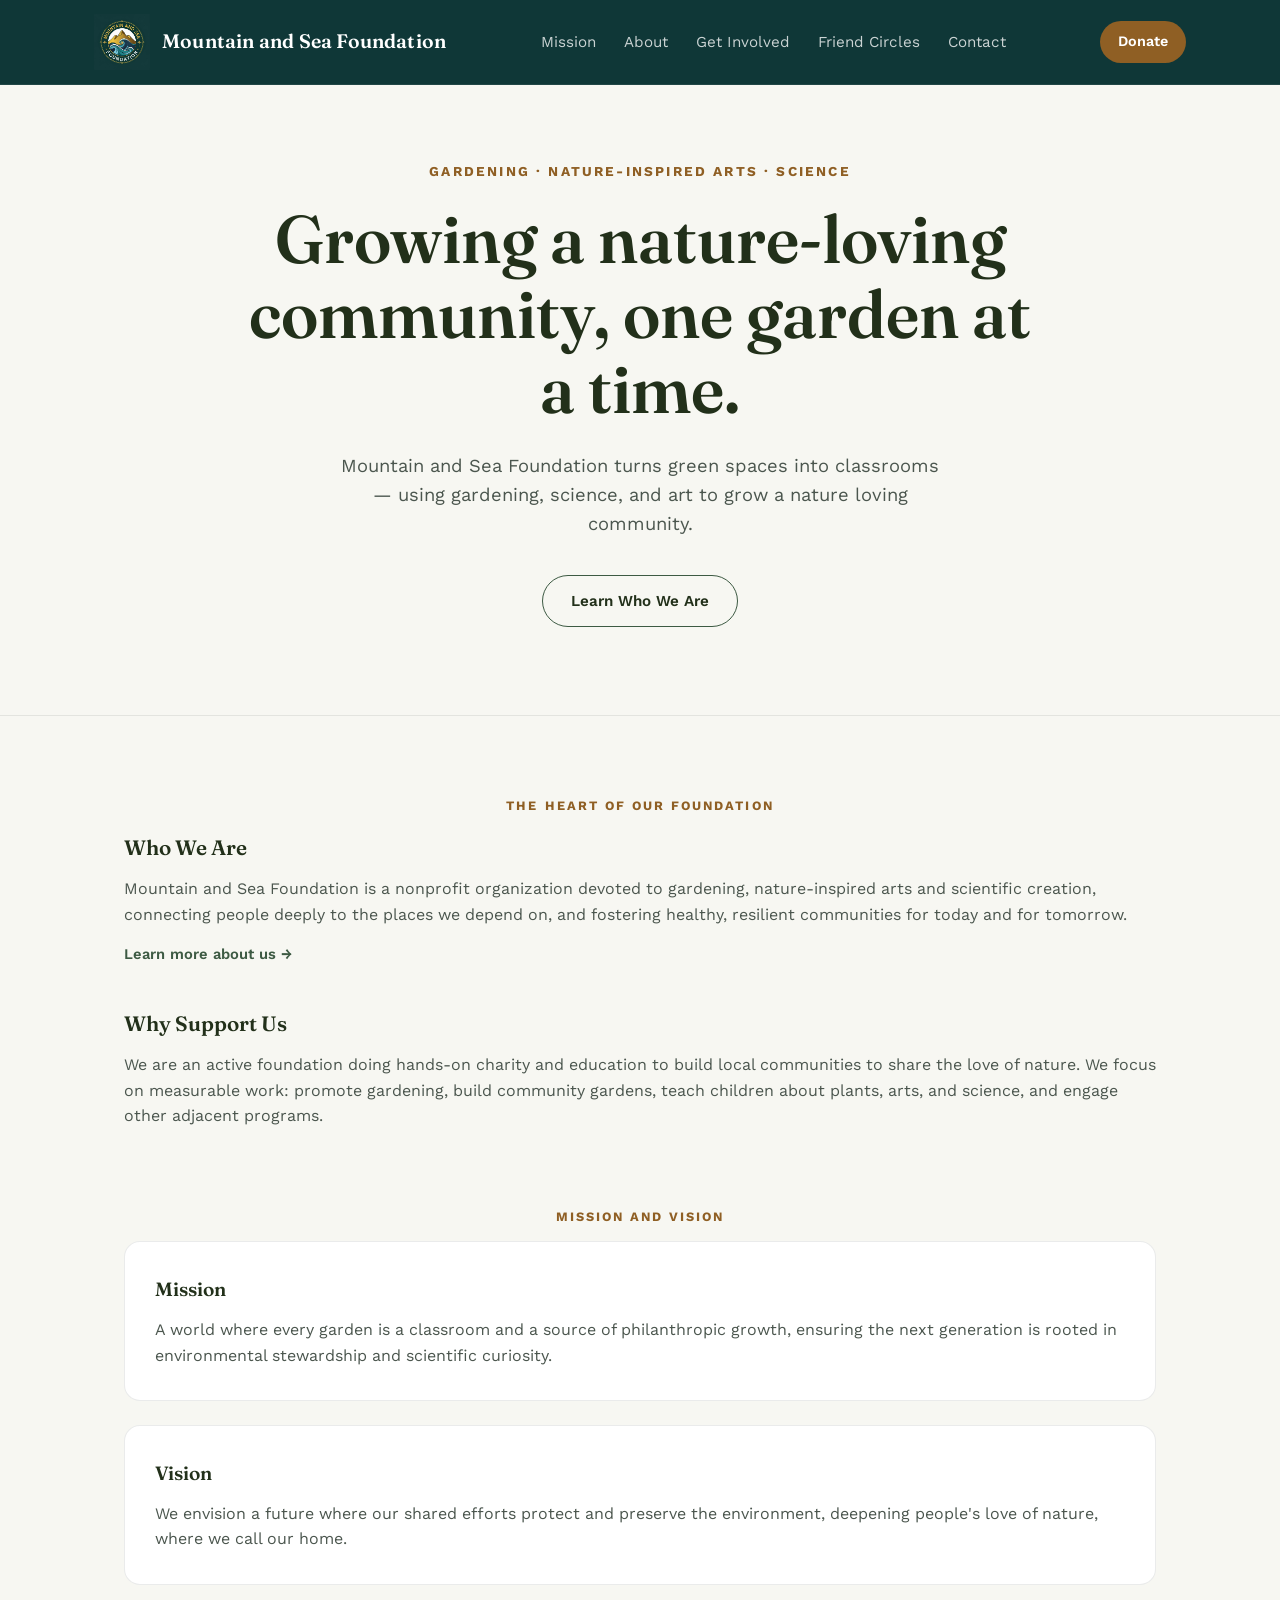
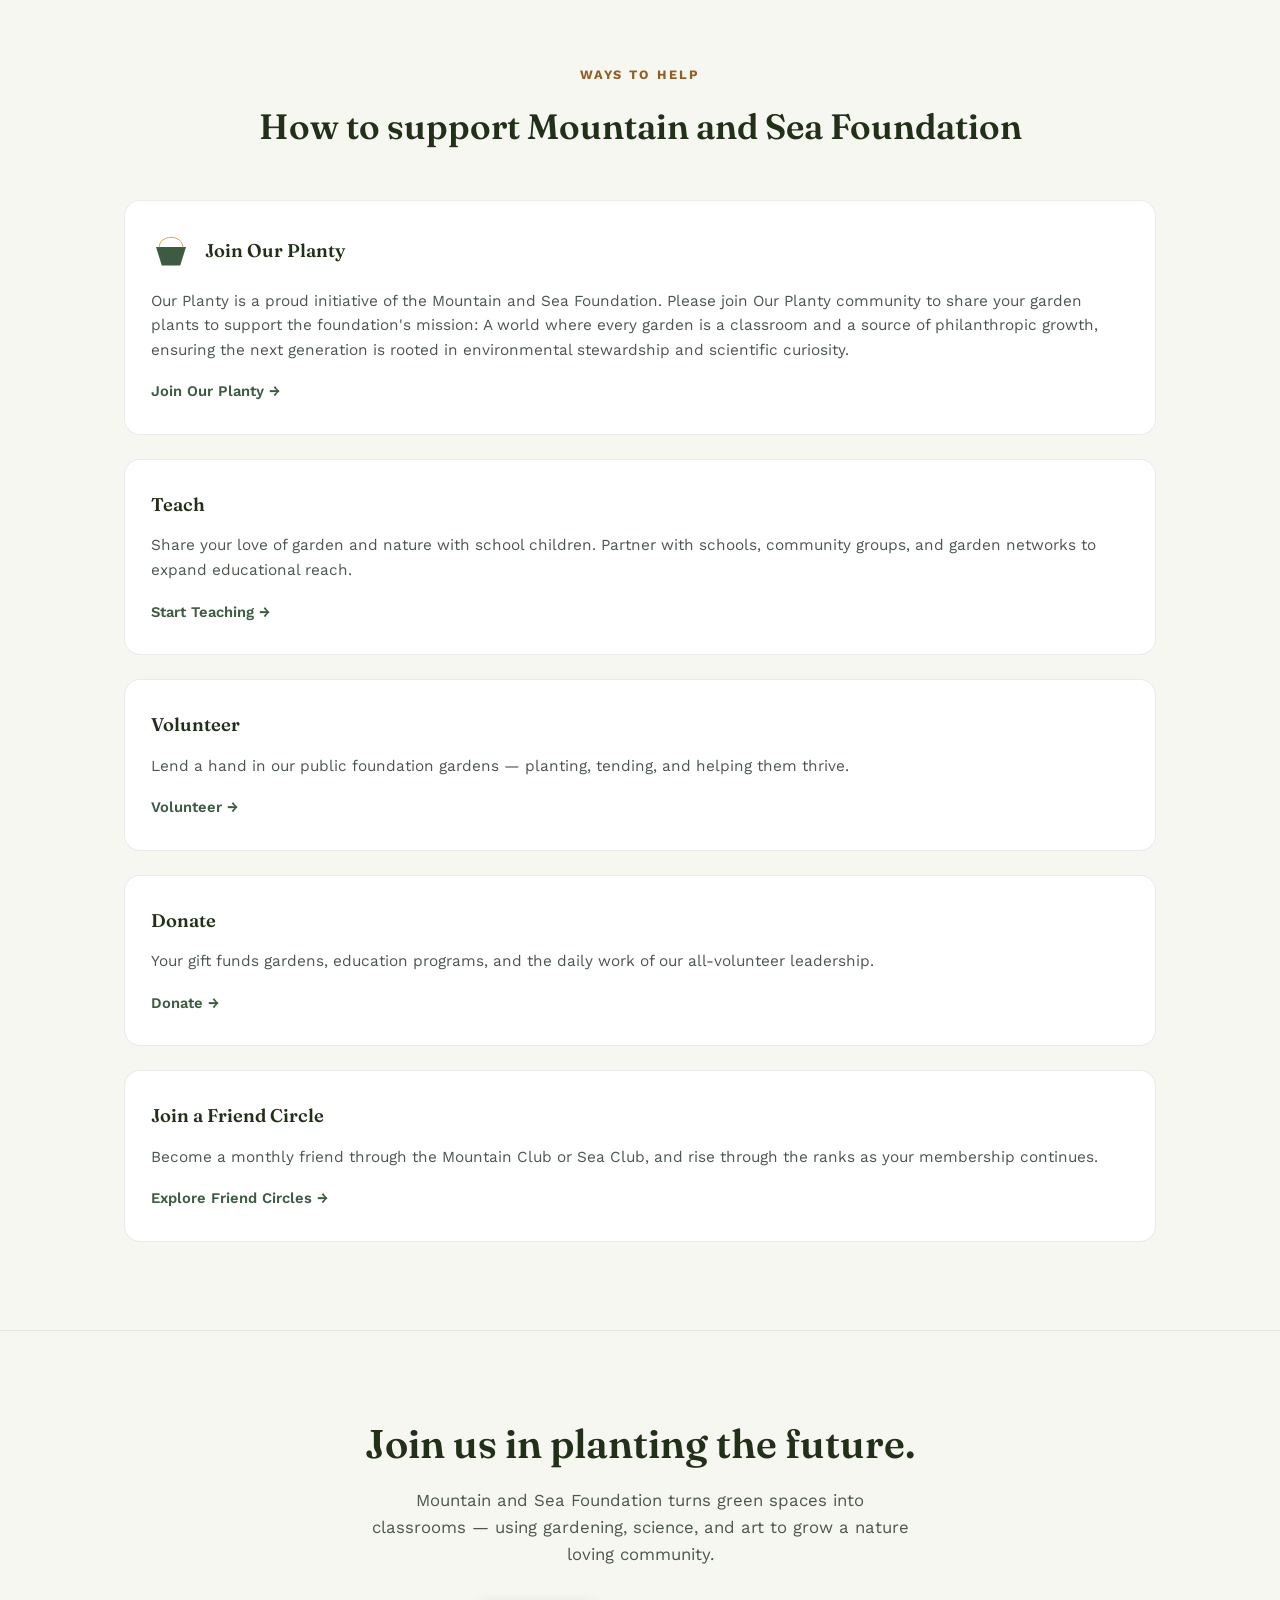
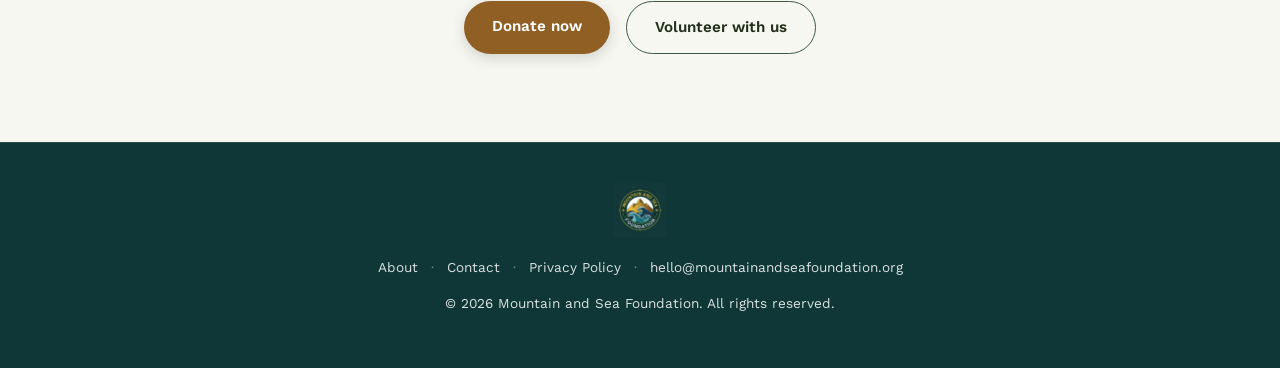
<file: index.html>
<!DOCTYPE html>
<html lang="en">
<head>
<meta charset="UTF-8">
<meta name="viewport" content="width=device-width, initial-scale=1.0">
<title>Mountain and Sea Foundation</title>
<link rel="icon" type="image/png" href="assets/logo.png">
<link rel="preconnect" href="https://fonts.googleapis.com">
<link rel="preconnect" href="https://fonts.gstatic.com" crossorigin>
<link href="https://fonts.googleapis.com/css2?family=Fraunces:opsz,wght@9..144,400;9..144,500;9..144,600;9..144,700&family=Work+Sans:wght@400;500;600&display=swap" rel="stylesheet">
<link rel="stylesheet" href="style.css">
</head>
<body>

<a href="#main" class="skip-link">Skip to main content</a>

<header class="nav">
  <div class="nav-inner">
    <a href="https://mountainandseafoundation.org" class="nav-brand">
      <img src="assets/logo_hero.png" alt="Mountain and Sea Foundation" class="nav-logo">
      <span>Mountain and Sea Foundation</span>
    </a>
    <button class="nav-toggle" id="nav-toggle" aria-label="Toggle menu" aria-expanded="false" aria-controls="nav-links">
      <span></span><span></span><span></span>
    </button>
    <nav class="nav-links" id="nav-links">
      <a href="#heart">Mission</a>
      <a href="about.html">About</a>
      <a href="#help">Get Involved</a>
      <a href="donor-circles.html">Friend Circles</a>
      <a href="contact.html">Contact</a>
    </nav>
    <a href="contact.html" class="nav-cta">Donate</a>
  </div>
</header>

<main id="main">

  <section class="hero" id="top">
    <p class="hero-eyebrow">Gardening &middot; Nature-Inspired Arts &middot; Science</p>
    <h1>Growing a nature-loving<br>community, one garden at a time.</h1>
    <p class="hero-sub">Mountain and Sea Foundation turns green spaces into classrooms — using gardening, science, and art to grow a nature loving community.</p>
    <div class="hero-actions">
      <a href="#heart" class="btn btn-ghost">Learn Who We Are</a>
    </div>
  </section>

  <section class="heart" id="heart">
    <h2 class="section-eyebrow">The Heart of Our Foundation</h2>

    <div class="about-grid">
      <div class="about-block">
        <h3>Who We Are</h3>
        <p>Mountain and Sea Foundation is a nonprofit organization devoted to gardening, nature-inspired arts and scientific creation, connecting people deeply to the places we depend on, and fostering healthy, resilient communities for today and for tomorrow.</p>
        <a href="about.html" class="support-link">Learn more about us &rarr;</a>
      </div>
      <div class="about-block">
        <h3>Why Support Us</h3>
        <p>We are an active foundation doing hands-on charity and education to build local communities to share the love of nature. We focus on measurable work: promote gardening, build community gardens, teach children about plants, arts, and science, and engage other adjacent programs.</p>
      </div>
    </div>

    <h2 class="mv-heading">Mission and Vision</h2>
    <div class="mv-grid">
      <article class="mv-card">
        <h3>Mission</h3>
        <p>A world where every garden is a classroom and a source of philanthropic growth, ensuring the next generation is rooted in environmental stewardship and scientific curiosity.</p>
      </article>
      <article class="mv-card">
        <h3>Vision</h3>
        <p>We envision a future where our shared efforts protect and preserve the environment, deepening people's love of nature, where we call our home.</p>
      </article>
    </div>
  </section>

  <section class="programs" id="help">
    <p class="section-eyebrow">Ways to Help</p>
    <h2>How to support Mountain and Sea Foundation</h2>

    <div class="support-grid">
      <article class="support-card">
        <a href="https://ourplanty.com" class="support-card-head" target="_blank" rel="noopener">
          <svg class="planty-mark" viewBox="0 0 320 330" fill="none" xmlns="http://www.w3.org/2000/svg" aria-hidden="true">
            <polygon points="36,132 284,132 236,285 84,285" fill="#3D5A43"/>
            <path d="M 62 135 C 65 25, 255 25, 258 135" stroke="#D9A05B" stroke-width="8" fill="none"/>
          </svg>
          <h3>Join Our Planty</h3>
        </a>
        <p>Our Planty is a proud initiative of the Mountain and Sea Foundation. Please join Our Planty community to share your garden plants to support the foundation's mission: A world where every garden is a classroom and a source of philanthropic growth, ensuring the next generation is rooted in environmental stewardship and scientific curiosity.</p>
        <a href="https://ourplanty.com" class="support-link" target="_blank" rel="noopener">Join Our Planty &rarr;</a>
      </article>
      <article class="support-card">
        <h3>Teach</h3>
        <p>Share your love of garden and nature with school children. Partner with schools, community groups, and garden networks to expand educational reach.</p>
        <a href="contact.html" class="support-link">Start Teaching &rarr;</a>
      </article>
      <article class="support-card">
        <h3>Volunteer</h3>
        <p>Lend a hand in our public foundation gardens — planting, tending, and helping them thrive.</p>
        <a href="contact.html" class="support-link">Volunteer &rarr;</a>
      </article>
      <article class="support-card">
        <h3>Donate</h3>
        <p>Your gift funds gardens, education programs, and the daily work of our all-volunteer leadership.</p>
        <a href="contact.html" class="support-link">Donate &rarr;</a>
      </article>
      <article class="support-card">
        <h3>Join a Friend Circle</h3>
        <p>Become a monthly friend through the Mountain Club or Sea Club, and rise through the ranks as your membership continues.</p>
        <a href="donor-circles.html" class="support-link">Explore Friend Circles &rarr;</a>
      </article>
    </div>
  </section>

  <section class="closing">
    <h2>Join us in planting the future.</h2>
    <p>Mountain and Sea Foundation turns green spaces into classrooms — using gardening, science, and art to grow a nature loving community.</p>
    <div class="hero-actions">
      <a href="contact.html" class="btn btn-brass">Donate now</a>
      <a href="contact.html" class="btn btn-ghost">Volunteer with us</a>
    </div>
  </section>

</main>

<footer class="footer">
  <a href="https://mountainandseafoundation.org" aria-label="Mountain and Sea Foundation home" class="footer-logo-link">
    <img src="assets/logo_hero.png" alt="Mountain and Sea Foundation" class="footer-logo">
  </a>
  <p class="footer-links">
    <a href="about.html">About</a>
    <span aria-hidden="true">&middot;</span>
    <a href="contact.html">Contact</a>
    <span aria-hidden="true">&middot;</span>
    <a href="privacy.html">Privacy Policy</a>
    <span aria-hidden="true">&middot;</span>
    <a href="mailto:hello@mountainandseafoundation.org">hello@mountainandseafoundation.org</a>
  </p>
  <p>&copy; <span id="year"></span> Mountain and Sea Foundation. All rights reserved.</p>
</footer>

<script src="script.js"></script>
</body>
</html>
</file>
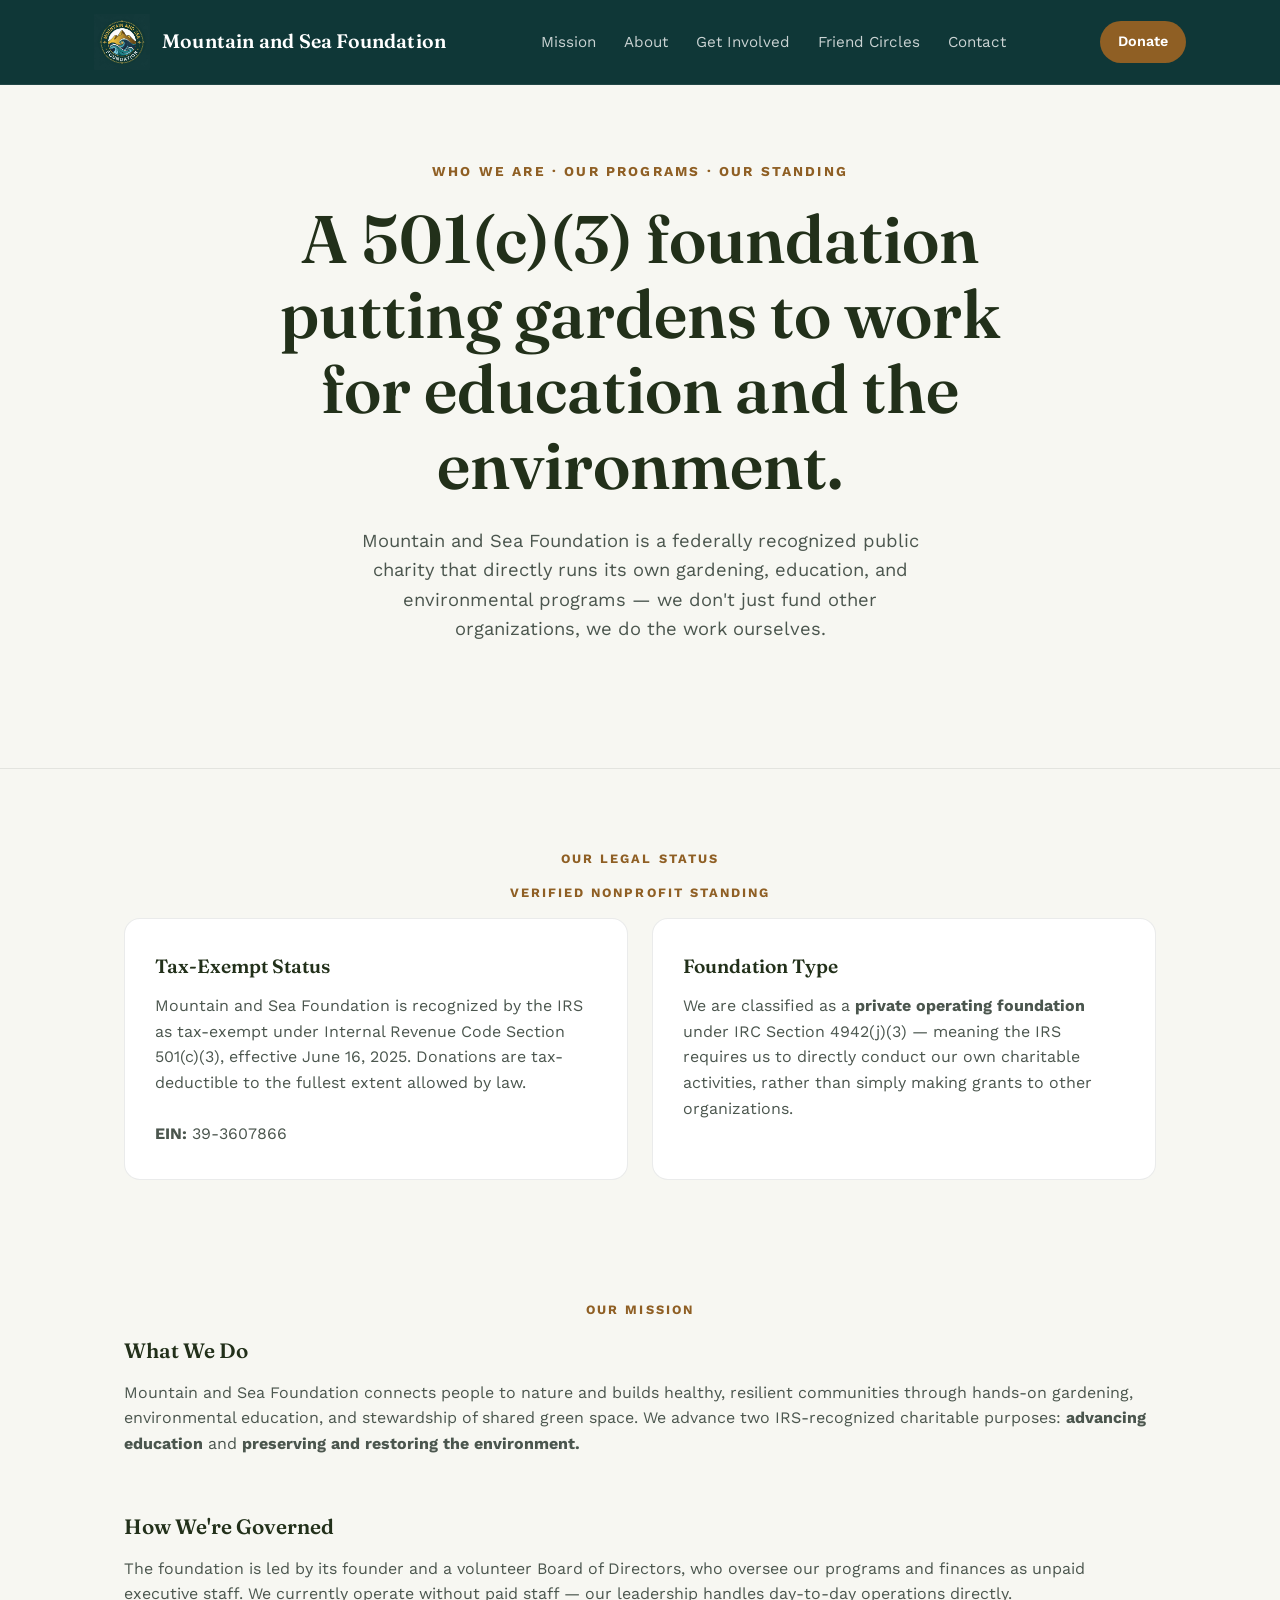
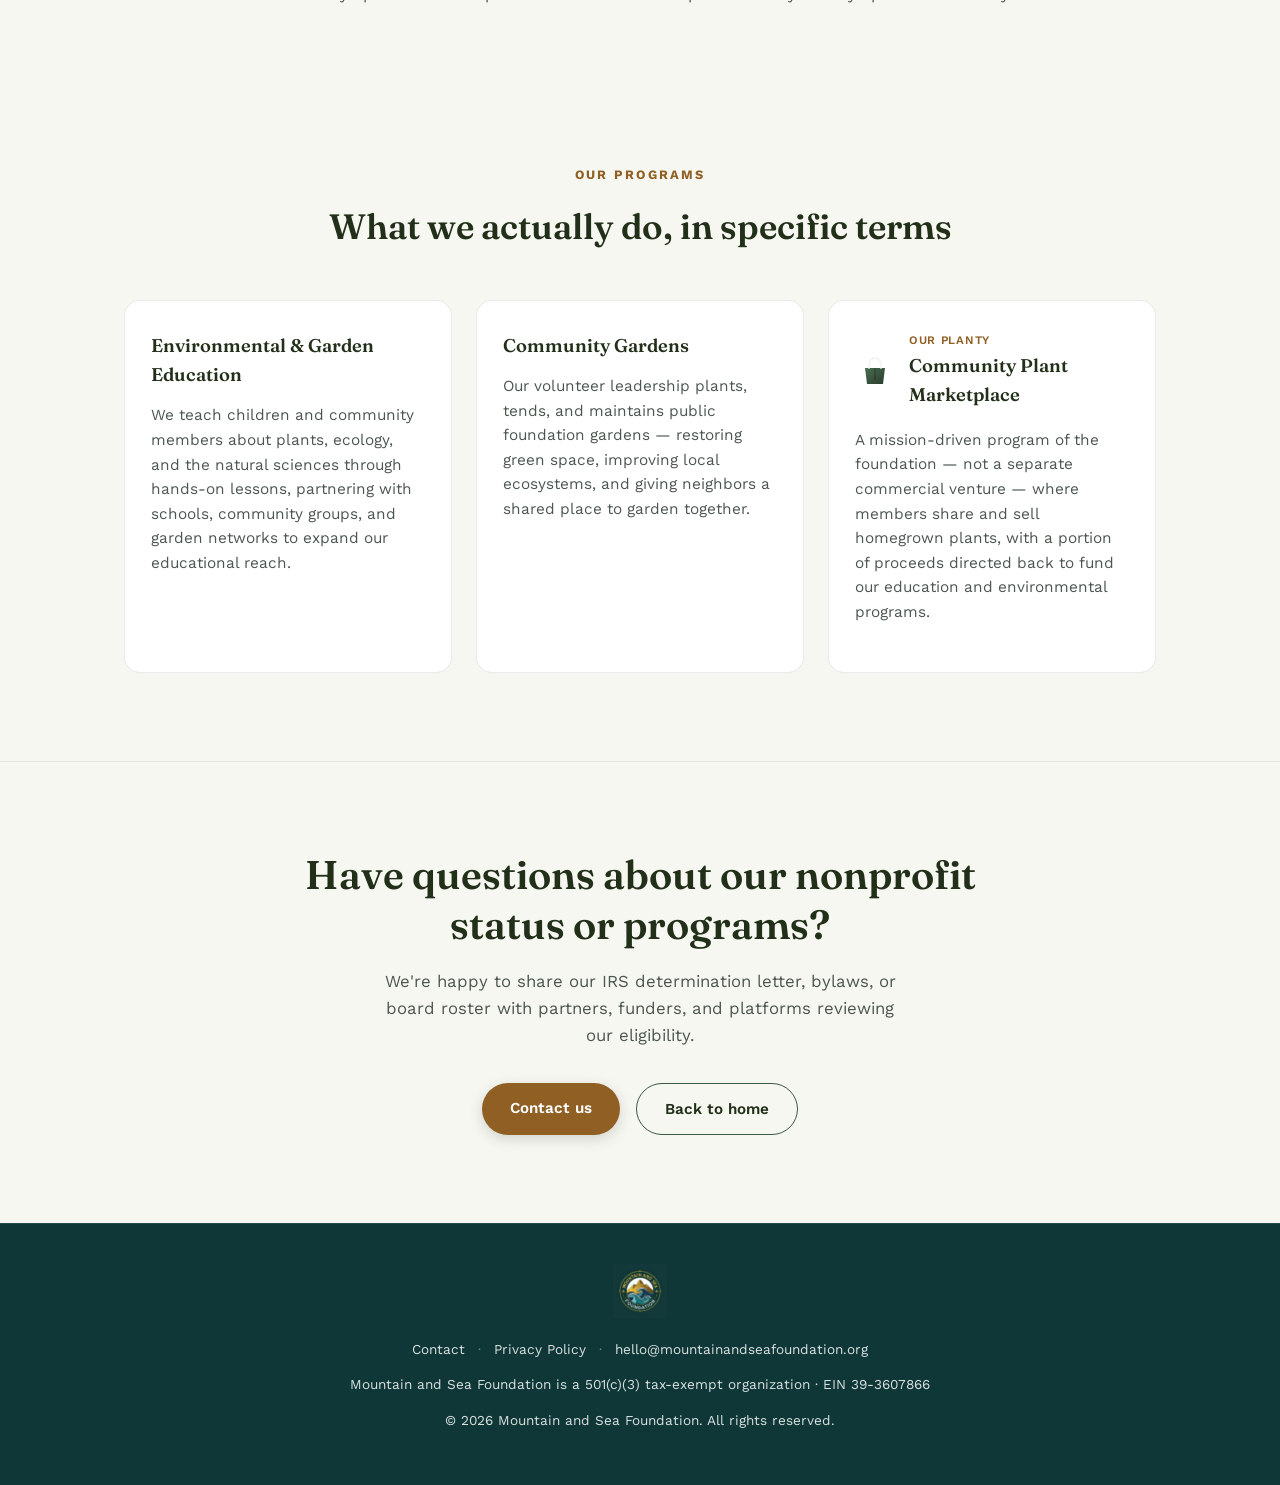
<file: about.html>
<!DOCTYPE html>
<html lang="en">
<head>
<meta charset="UTF-8">
<meta name="viewport" content="width=device-width, initial-scale=1.0">
<title>About — Mountain and Sea Foundation</title>
<meta name="description" content="Mountain and Sea Foundation is a 501(c)(3) nonprofit (EIN 39-3607866) advancing environmental education and community gardening. Learn about our mission, programs, and legal status.">
<link rel="icon" type="image/png" href="assets/logo.png">
<link rel="preconnect" href="https://fonts.googleapis.com">
<link rel="preconnect" href="https://fonts.gstatic.com" crossorigin>
<link href="https://fonts.googleapis.com/css2?family=Fraunces:opsz,wght@9..144,400;9..144,500;9..144,600;9..144,700&family=Work+Sans:wght@400;500;600&display=swap" rel="stylesheet">
<link rel="stylesheet" href="style.css">
</head>
<body>

<a href="#main" class="skip-link">Skip to main content</a>

<header class="nav">
  <div class="nav-inner">
    <a href="https://mountainandseafoundation.org" class="nav-brand">
      <img src="assets/logo_hero.png" alt="Mountain and Sea Foundation" class="nav-logo">
      <span>Mountain and Sea Foundation</span>
    </a>
    <button class="nav-toggle" id="nav-toggle" aria-label="Toggle menu" aria-expanded="false" aria-controls="nav-links">
      <span></span><span></span><span></span>
    </button>
    <nav class="nav-links" id="nav-links">
      <a href="index.html#heart">Mission</a>
      <a href="about.html">About</a>
      <a href="index.html#help">Get Involved</a>
      <a href="donor-circles.html">Friend Circles</a>
      <a href="contact.html">Contact</a>
    </nav>
    <a href="contact.html" class="nav-cta">Donate</a>
  </div>
</header>

<main id="main">

  <section class="hero" id="top">
    <p class="hero-eyebrow">Who We Are &middot; Our Programs &middot; Our Standing</p>
    <h1>A 501(c)(3) foundation putting gardens to work for education and the environment.</h1>
    <p class="hero-sub">Mountain and Sea Foundation is a federally recognized public charity that directly runs its own gardening, education, and environmental programs — we don't just fund other organizations, we do the work ourselves.</p>
  </section>

  <section class="heart" id="status">
    <p class="section-eyebrow">Our Legal Status</p>
    <h2 class="mv-heading">Verified Nonprofit Standing</h2>
    <div class="mv-grid" style="grid-template-columns: 1fr 1fr;">
      <article class="mv-card">
        <h3>Tax-Exempt Status</h3>
        <p>Mountain and Sea Foundation is recognized by the IRS as tax-exempt under Internal Revenue Code Section 501(c)(3), effective June&nbsp;16, 2025. Donations are tax-deductible to the fullest extent allowed by law.<br><br><strong>EIN:</strong> 39-3607866</p>
      </article>
      <article class="mv-card">
        <h3>Foundation Type</h3>
        <p>We are classified as a <strong>private operating foundation</strong> under IRC Section 4942(j)(3) — meaning the IRS requires us to directly conduct our own charitable activities, rather than simply making grants to other organizations.</p>
      </article>
    </div>
  </section>

  <section class="heart" id="mission">
    <h2 class="section-eyebrow">Our Mission</h2>
    <div class="about-grid">
      <div class="about-block">
        <h3>What We Do</h3>
        <p>Mountain and Sea Foundation connects people to nature and builds healthy, resilient communities through hands-on gardening, environmental education, and stewardship of shared green space. We advance two IRS-recognized charitable purposes: <strong>advancing education</strong> and <strong>preserving and restoring the environment.</strong></p>
      </div>
      <div class="about-block">
        <h3>How We're Governed</h3>
        <p>The foundation is led by its founder and a volunteer Board of Directors, who oversee our programs and finances as unpaid executive staff. We currently operate without paid staff — our leadership handles day-to-day operations directly.</p>
      </div>
    </div>
  </section>

  <section class="programs" id="programs">
    <p class="section-eyebrow">Our Programs</p>
    <h2>What we actually do, in specific terms</h2>

    <div class="support-grid" style="grid-template-columns: repeat(3, 1fr);">
      <article class="support-card">
        <h3>Environmental &amp; Garden Education</h3>
        <p>We teach children and community members about plants, ecology, and the natural sciences through hands-on lessons, partnering with schools, community groups, and garden networks to expand our educational reach.</p>
      </article>
      <article class="support-card">
        <h3>Community Gardens</h3>
        <p>Our volunteer leadership plants, tends, and maintains public foundation gardens — restoring green space, improving local ecosystems, and giving neighbors a shared place to garden together.</p>
      </article>
      <article class="support-card">
        <div class="support-card-head">
          <svg class="planty-mark" viewBox="0 0 100 100" fill="none" xmlns="http://www.w3.org/2000/svg" aria-hidden="true">
            <defs>
              <linearGradient id="leafGrad2" x1="0%" y1="0%" x2="100%" y2="100%">
                <stop offset="0%" stop-color="#4a6d51" />
                <stop offset="100%" stop-color="#2a3d2e" />
              </linearGradient>
            </defs>
            <path d="M25 45L30 85H70L75 45H25Z" fill="url(#leafGrad2)" />
            <path d="M35 45V35C35 26.7157 41.7157 20 50 20C58.2843 20 65 26.7157 65 35V45"
                  stroke="#F0F3F4" stroke-width="4" stroke-linecap="square"/>
            <rect x="48" y="45" width="4" height="30" fill="#141B15" opacity="0.3"/>
          </svg>
          <div>
            <span class="planty-wordmark">Our Planty</span>
            <h3>Community Plant Marketplace</h3>
          </div>
        </div>
        <p>A mission-driven program of the foundation — not a separate commercial venture — where members share and sell homegrown plants, with a portion of proceeds directed back to fund our education and environmental programs.</p>
      </article>
    </div>
  </section>

  <section class="closing">
    <h2>Have questions about our nonprofit status or programs?</h2>
    <p>We're happy to share our IRS determination letter, bylaws, or board roster with partners, funders, and platforms reviewing our eligibility.</p>
    <div class="hero-actions">
      <a href="contact.html" class="btn btn-brass">Contact us</a>
      <a href="index.html#top" class="btn btn-ghost">Back to home</a>
    </div>
  </section>

</main>

<footer class="footer">
  <a href="https://mountainandseafoundation.org" aria-label="Mountain and Sea Foundation home" class="footer-logo-link">
    <img src="assets/logo_hero.png" alt="Mountain and Sea Foundation" class="footer-logo">
  </a>
  <p class="footer-links">
    <a href="contact.html">Contact</a>
    <span aria-hidden="true">&middot;</span>
    <a href="privacy.html">Privacy Policy</a>
    <span aria-hidden="true">&middot;</span>
    <a href="mailto:hello@mountainandseafoundation.org">hello@mountainandseafoundation.org</a>
  </p>
  <p>Mountain and Sea Foundation is a 501(c)(3) tax-exempt organization &middot; EIN 39-3607866</p>
  <p>&copy; <span id="year"></span> Mountain and Sea Foundation. All rights reserved.</p>
</footer>

<script src="script.js"></script>
</body>
</html>
</file>
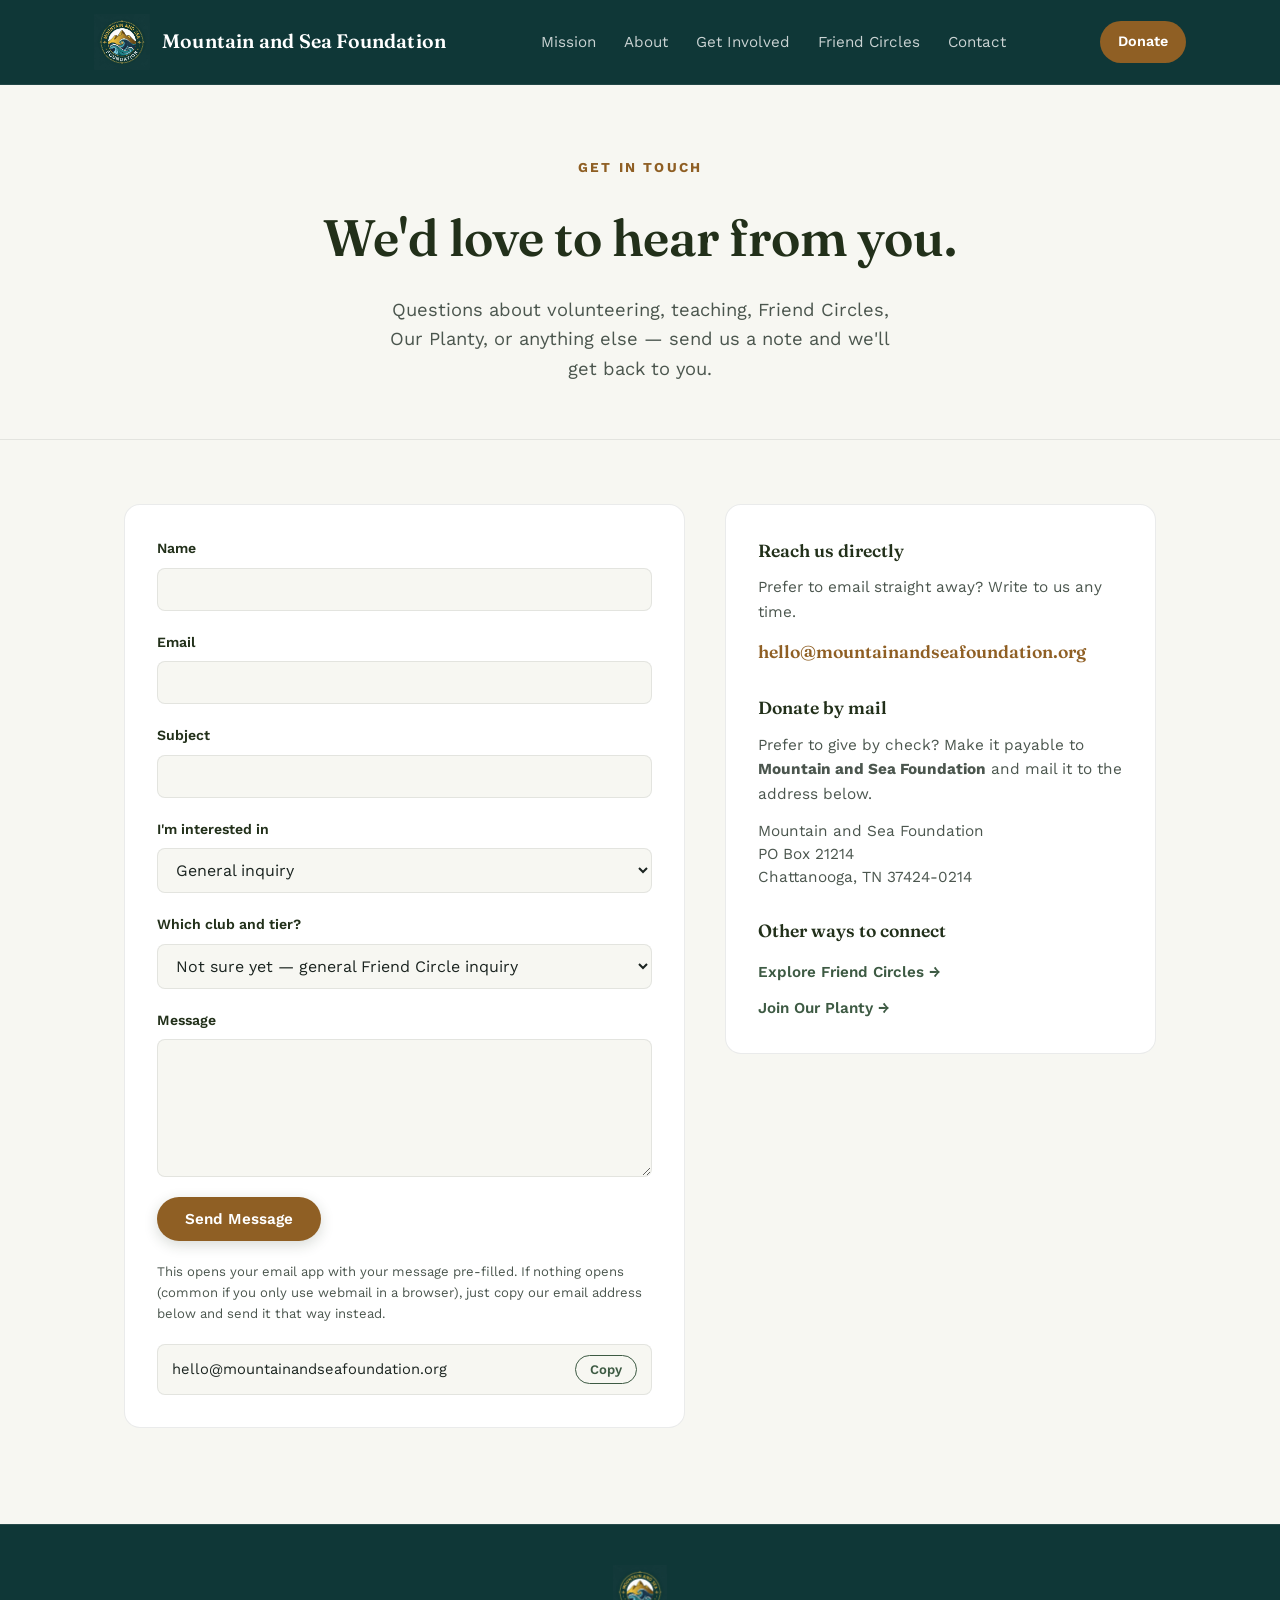
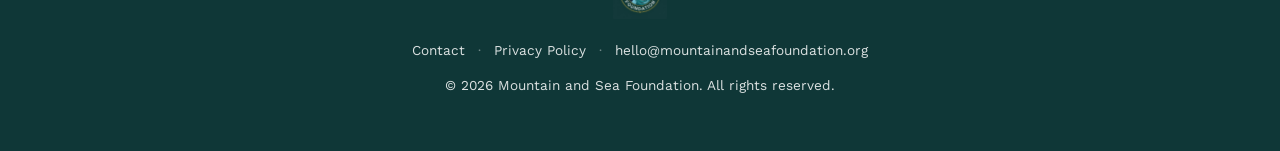
<file: contact.html>
<!DOCTYPE html>
<html lang="en">
<head>
<meta charset="UTF-8">
<meta name="viewport" content="width=device-width, initial-scale=1.0">
<title>Contact — Mountain and Sea Foundation</title>
<link rel="icon" type="image/png" href="assets/logo.png">
<link rel="preconnect" href="https://fonts.googleapis.com">
<link rel="preconnect" href="https://fonts.gstatic.com" crossorigin>
<link href="https://fonts.googleapis.com/css2?family=Fraunces:opsz,wght@9..144,400;9..144,500;9..144,600;9..144,700&family=Work+Sans:wght@400;500;600&display=swap" rel="stylesheet">
<link rel="stylesheet" href="style.css">
</head>
<body>

<a href="#main" class="skip-link">Skip to main content</a>

<header class="nav">
  <div class="nav-inner">
    <a href="https://mountainandseafoundation.org" class="nav-brand">
      <img src="assets/logo_hero.png" alt="Mountain and Sea Foundation" class="nav-logo">
      <span>Mountain and Sea Foundation</span>
    </a>
    <button class="nav-toggle" id="nav-toggle" aria-label="Toggle menu" aria-expanded="false" aria-controls="nav-links">
      <span></span><span></span><span></span>
    </button>
    <nav class="nav-links" id="nav-links">
      <a href="index.html#heart">Mission</a>
      <a href="about.html">About</a>
      <a href="index.html#help">Get Involved</a>
      <a href="donor-circles.html">Friend Circles</a>
      <a href="contact.html">Contact</a>
    </nav>
    <a href="contact.html" class="nav-cta">Donate</a>
  </div>
</header>

<main id="main">

  <section class="contact-hero">
    <p class="hero-eyebrow">Get in Touch</p>
    <h1>We'd love to hear from you.</h1>
    <p class="hero-sub">Questions about volunteering, teaching, Friend Circles, Our Planty, or anything else — send us a note and we'll get back to you.</p>
  </section>

  <section class="contact-body">
    <h2 class="visually-hidden">Contact form and details</h2>
    <div class="contact-grid">

      <form class="contact-form" id="contact-form" novalidate>
        <div class="form-row">
          <label for="name">Name</label>
          <input type="text" id="name" name="name" required autocomplete="name">
        </div>
        <div class="form-row">
          <label for="email">Email</label>
          <input type="email" id="email" name="email" required autocomplete="email">
        </div>
        <div class="form-row">
          <label for="subject">Subject</label>
          <input type="text" id="subject" name="subject" required>
        </div>
        <div class="form-row">
          <label for="interest">I'm interested in</label>
          <select id="interest" name="interest">
            <option value="">General inquiry</option>
            <option value="Teaching">Teaching with the foundation</option>
            <option value="Volunteering">Volunteering in our gardens</option>
            <option value="Donating">Donating</option>
            <option value="Friend Circles">Joining a Friend Circle</option>
            <option value="Our Planty">Our Planty</option>
            <option value="Other">Something else</option>
          </select>
        </div>
        <div class="form-row" id="circle-tier-row" hidden>
          <label for="circle-tier">Which club and tier?</label>
          <select id="circle-tier" name="circle-tier">
            <option value="">Not sure yet — general Friend Circle inquiry</option>
            <optgroup label="Mountain Club">
              <option value="Mountain Club — Trailhead Friend ($10/mo or $120/yr)">Trailhead Friend ($10/mo or $120/yr)</option>
              <option value="Mountain Club — Trailblazer ($20/mo or $240/yr)">Trailblazer ($20/mo or $240/yr)</option>
              <option value="Mountain Club — Ridge Runner ($30/mo or $360/yr)">Ridge Runner ($30/mo or $360/yr)</option>
              <option value="Mountain Club — Summit ($40/mo or $480/yr)">Summit ($40/mo or $480/yr)</option>
            </optgroup>
            <optgroup label="Sea Club">
              <option value="Sea Club — Tidepool Friend ($10/mo or $120/yr)">Tidepool Friend ($10/mo or $120/yr)</option>
              <option value="Sea Club — Navigator ($20/mo or $240/yr)">Navigator ($20/mo or $240/yr)</option>
              <option value="Sea Club — First Mate ($30/mo or $360/yr)">First Mate ($30/mo or $360/yr)</option>
              <option value="Sea Club — Captain's Circle ($40/mo or $480/yr)">Captain's Circle ($40/mo or $480/yr)</option>
            </optgroup>
            <optgroup label="Apex Circle">
              <option value="Champion ($50+/mo or $600+/yr)">Champion — both clubs ($50+/mo or $600+/yr)</option>
            </optgroup>
          </select>
        </div>
        <div class="form-row">
          <label for="message">Message</label>
          <textarea id="message" name="message" rows="6" required></textarea>
        </div>
        <button type="submit" class="btn btn-brass">Send Message</button>
        <p class="form-note">This opens your email app with your message pre-filled. If nothing opens (common if you only use webmail in a browser), just copy our email address below and send it that way instead.</p>
        <div class="email-fallback">
          <code id="fallback-email">hello@mountainandseafoundation.org</code>
          <button type="button" class="copy-btn" id="copy-email-btn" aria-live="polite">Copy</button>
        </div>
      </form>

      <div class="contact-info">
        <h3>Reach us directly</h3>
        <p>Prefer to email straight away? Write to us any time.</p>
        <a href="mailto:hello@mountainandseafoundation.org" class="contact-email">hello@mountainandseafoundation.org</a>

        <h3 class="contact-info-secondary">Donate by mail</h3>
        <p>Prefer to give by check? Make it payable to <strong>Mountain and Sea Foundation</strong> and mail it to the address below.</p>
        <address>
          Mountain and Sea Foundation<br>
          PO Box 21214<br>
          Chattanooga, TN 37424-0214
        </address>

        <h3 class="contact-info-secondary">Other ways to connect</h3>
        <ul class="contact-links-list">
          <li><a href="donor-circles.html#clubs">Explore Friend Circles &rarr;</a></li>
          <li><a href="https://ourplanty.com" target="_blank" rel="noopener">Join Our Planty &rarr;</a></li>
        </ul>
      </div>

    </div>
  </section>

</main>

<footer class="footer">
  <a href="https://mountainandseafoundation.org" aria-label="Mountain and Sea Foundation home" class="footer-logo-link">
    <img src="assets/logo_hero.png" alt="Mountain and Sea Foundation" class="footer-logo">
  </a>
  <p class="footer-links">
    <a href="contact.html">Contact</a>
    <span aria-hidden="true">&middot;</span>
    <a href="privacy.html">Privacy Policy</a>
    <span aria-hidden="true">&middot;</span>
    <a href="mailto:hello@mountainandseafoundation.org">hello@mountainandseafoundation.org</a>
  </p>
  <p>&copy; <span id="year"></span> Mountain and Sea Foundation. All rights reserved.</p>
</footer>

<script src="script.js"></script>
</body>
</html>
</file>
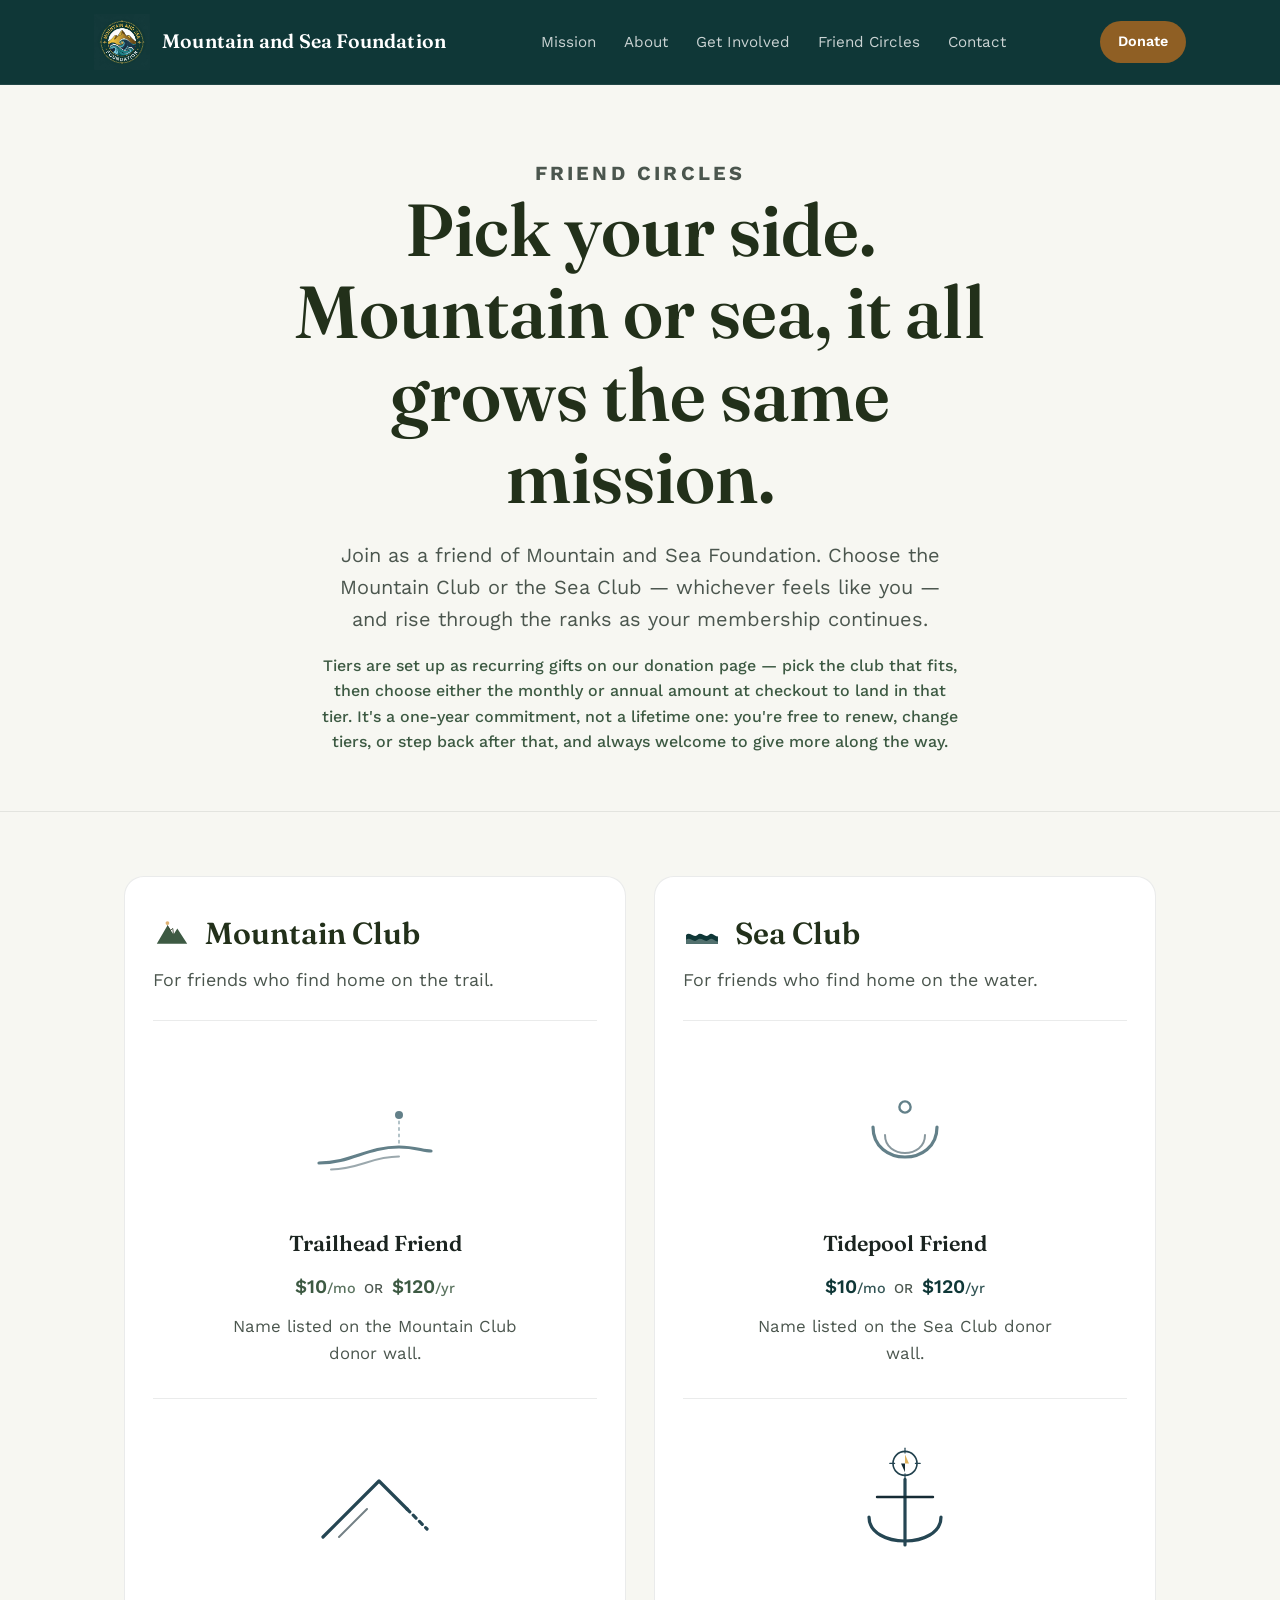
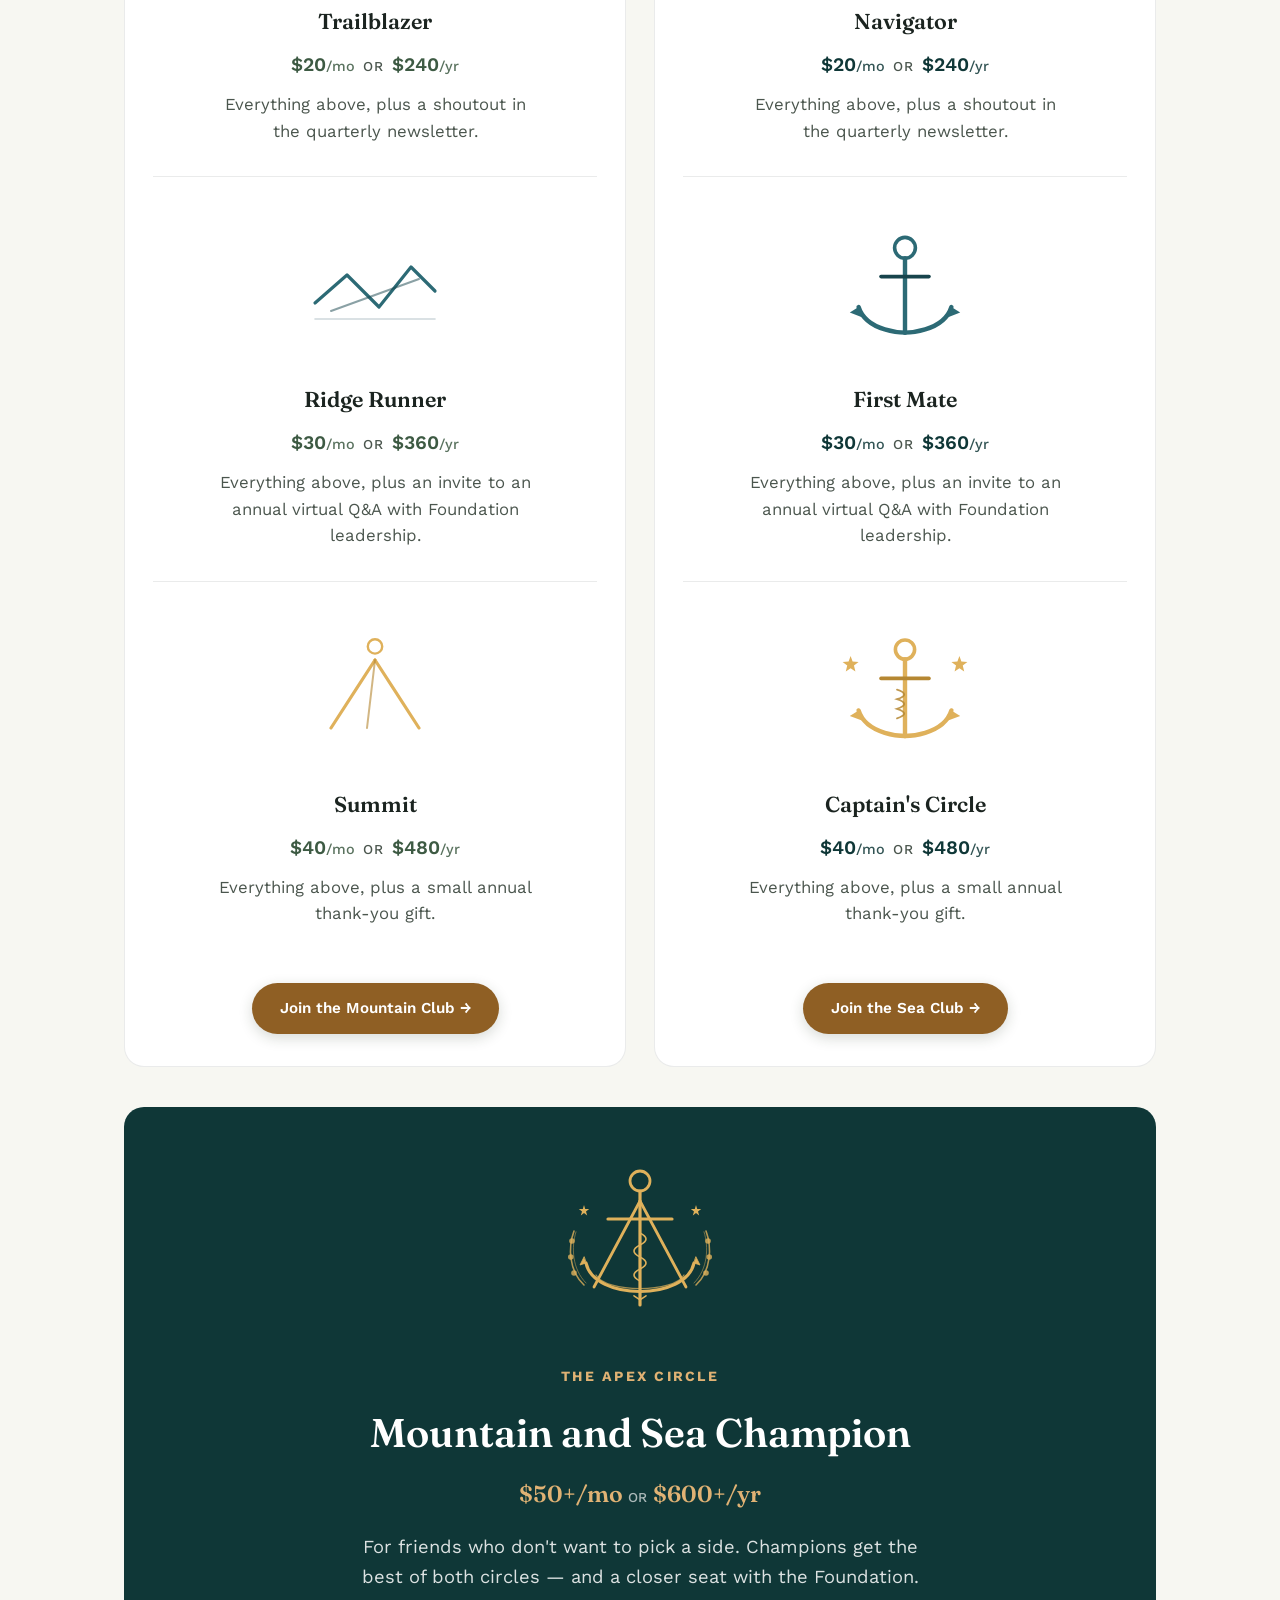
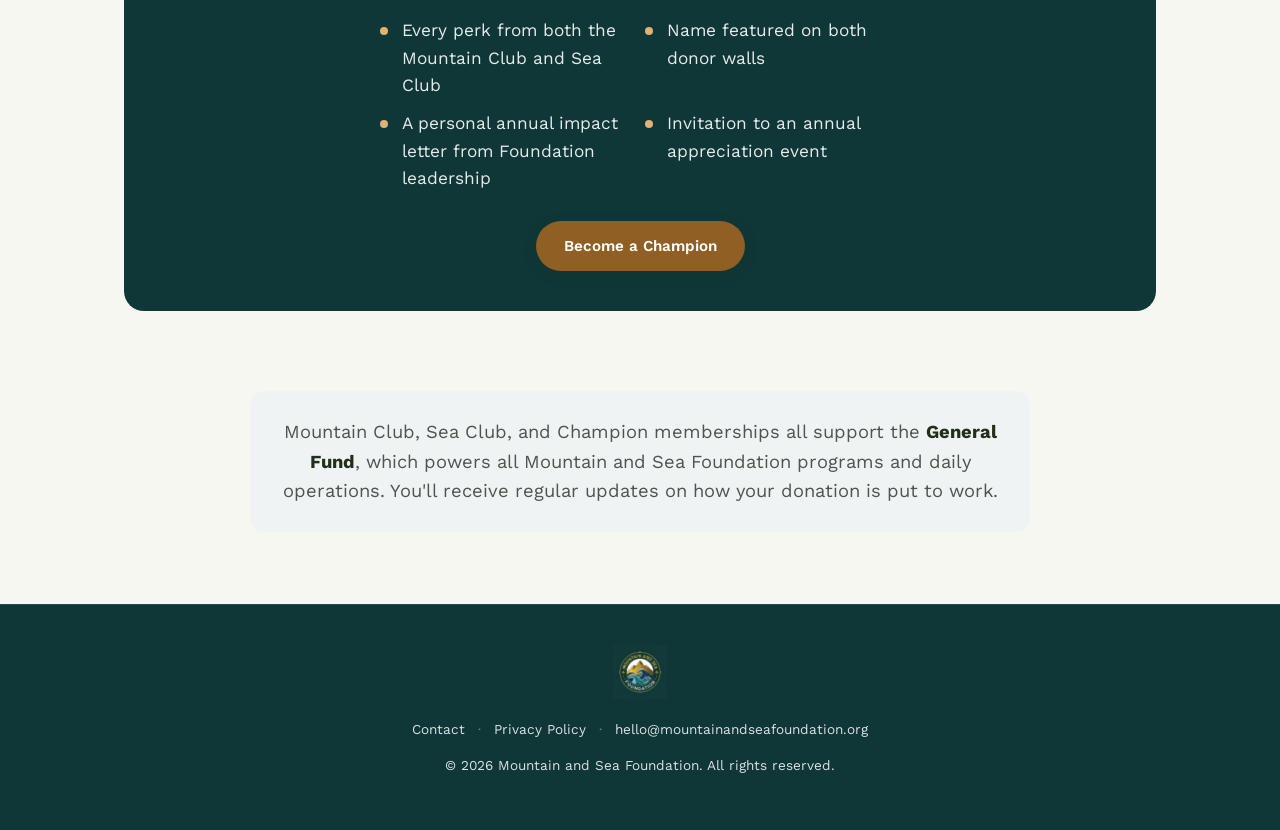
<file: donor-circles.html>
<!DOCTYPE html>
<html lang="en">
<head>
<meta charset="UTF-8">
<meta name="viewport" content="width=device-width, initial-scale=1.0">
<title>Friend Circles — Mountain and Sea Foundation</title>
<meta name="description" content="Join the Mountain Club or Sea Club — monthly friend circles supporting Mountain and Sea Foundation's General Fund.">
<link rel="icon" type="image/png" href="assets/logo.png">
<link rel="preconnect" href="https://fonts.googleapis.com">
<link rel="preconnect" href="https://fonts.gstatic.com" crossorigin>
<link href="https://fonts.googleapis.com/css2?family=Fraunces:opsz,wght@9..144,400;9..144,500;9..144,600;9..144,700&family=Work+Sans:wght@400;500;600&display=swap" rel="stylesheet">
<link rel="stylesheet" href="style.css">
</head>
<body>

<a href="#main" class="skip-link">Skip to main content</a>

<header class="nav">
  <div class="nav-inner">
    <a href="https://mountainandseafoundation.org" class="nav-brand">
      <img src="assets/logo_hero.png" alt="Mountain and Sea Foundation" class="nav-logo">
      <span>Mountain and Sea Foundation</span>
    </a>
    <button class="nav-toggle" id="nav-toggle" aria-label="Toggle menu" aria-expanded="false" aria-controls="nav-links">
      <span></span><span></span><span></span>
    </button>
    <nav class="nav-links" id="nav-links">
      <a href="index.html#heart">Mission</a>
      <a href="about.html">About</a>
      <a href="index.html#help">Get Involved</a>
      <a href="#clubs">Friend Circles</a>
      <a href="contact.html">Contact</a>
    </nav>
    <a href="contact.html" class="nav-cta">Donate</a>
  </div>
</header>

<main id="main">

  <section class="circles-hero" id="top">
    <p class="hero-eyebrow">Friend Circles</p>
    <h1>Pick your side. Mountain or sea, it all grows the same mission.</h1>
    <p>Join as a friend of Mountain and Sea Foundation. Choose the Mountain Club or the Sea Club — whichever feels like you — and rise through the ranks as your membership continues.</p>
    <p class="circles-hero-note">Tiers are set up as recurring gifts on our donation page — pick the club that fits, then choose either the monthly or annual amount at checkout to land in that tier. It's a one-year commitment, not a lifetime one: you're free to renew, change tiers, or step back after that, and always welcome to give more along the way.</p>
  </section>

  <section class="clubs" id="clubs">
    <div class="club-columns">

      <div class="club-panel mountain">
        <div class="club-head">
          <svg class="club-icon" viewBox="0 0 100 100" fill="none" xmlns="http://www.w3.org/2000/svg" aria-hidden="true">
            <path d="M10 78L38 30L54 54L64 38L90 78H10Z" fill="var(--forest)"/>
            <path d="M38 30L46 43L52 38L54 54" stroke="var(--forest-deep)" stroke-width="2" fill="none"/>
            <circle cx="38" cy="24" r="5" fill="var(--brass-light)"/>
          </svg>
          <h2 class="club-name">Mountain Club</h2>
        </div>
        <p class="club-tagline">For friends who find home on the trail.</p>

        <div class="circle-tier">
          <div class="tier-badge-wrap"><svg class="tier-badge-icon" width="160" height="160" viewBox="0 0 200 200" aria-hidden="true"><path d="M30 135 C 70 135, 90 115, 130 115 C 150 115, 160 120, 170 120" fill="none" stroke="#638089" stroke-width="4" stroke-linecap="round"/><path d="M45 143 C 80 143, 95 127, 130 127" fill="none" stroke="#39535c" stroke-width="2.5" stroke-linecap="round" opacity="0.5"/><line x1="130" y1="75" x2="130" y2="115" stroke="#9fb3ba" stroke-width="2" stroke-linecap="round" stroke-dasharray="3 5"/><circle cx="130" cy="75" r="5" fill="#638089"/></svg></div>
          <span class="circle-tier-name">Trailhead Friend</span>
          <span class="circle-tier-price"><span class="price-option">$10<span class="price-unit">/mo</span></span><span class="price-or">or</span><span class="price-option">$120<span class="price-unit">/yr</span></span></span>
          <p class="circle-tier-perk">Name listed on the Mountain Club donor wall.</p>
        </div>

        <div class="circle-tier">
          <div class="tier-badge-wrap"><svg class="tier-badge-icon" width="160" height="160" viewBox="0 0 200 200" aria-hidden="true"><path d="M35 130 L105 60 L140 95" fill="none" stroke="#254653" stroke-width="4" stroke-linecap="round" stroke-linejoin="round"/><path d="M140 95 L165 120" fill="none" stroke="#254653" stroke-width="4" stroke-linecap="round" stroke-dasharray="5 6"/><path d="M55 130 L90 95" fill="none" stroke="#152b34" stroke-width="2.5" stroke-linecap="round" opacity="0.6"/></svg></div>
          <span class="circle-tier-name">Trailblazer</span>
          <span class="circle-tier-price"><span class="price-option">$20<span class="price-unit">/mo</span></span><span class="price-or">or</span><span class="price-option">$240<span class="price-unit">/yr</span></span></span>
          <p class="circle-tier-perk">Everything above, plus a shoutout in the quarterly newsletter.</p>
        </div>

        <div class="circle-tier">
          <div class="tier-badge-wrap"><svg class="tier-badge-icon" width="160" height="160" viewBox="0 0 200 200" aria-hidden="true"><path d="M25 115 L65 80 L105 120 L145 70 L175 100" fill="none" stroke="#2c6a75" stroke-width="4" stroke-linecap="round" stroke-linejoin="round"/><line x1="25" y1="135" x2="175" y2="135" stroke="#9fb3ba" stroke-width="2" stroke-linecap="round" opacity="0.5"/><path d="M45 125 L155 85" fill="none" stroke="#17444c" stroke-width="2.5" stroke-linecap="round" opacity="0.5"/></svg></div>
          <span class="circle-tier-name">Ridge Runner</span>
          <span class="circle-tier-price"><span class="price-option">$30<span class="price-unit">/mo</span></span><span class="price-or">or</span><span class="price-option">$360<span class="price-unit">/yr</span></span></span>
          <p class="circle-tier-perk">Everything above, plus an invite to an annual virtual Q&amp;A with Foundation leadership.</p>
        </div>

        <div class="circle-tier">
          <div class="tier-badge-wrap"><svg class="tier-badge-icon" width="160" height="160" viewBox="0 0 200 200" aria-hidden="true"><line x1="100" y1="55" x2="45" y2="140" stroke="#dfb15b" stroke-width="4" stroke-linecap="round"/><line x1="100" y1="55" x2="155" y2="140" stroke="#dfb15b" stroke-width="4" stroke-linecap="round"/><circle cx="100" cy="38" r="9" fill="none" stroke="#dfb15b" stroke-width="3"/><line x1="100" y1="55" x2="90" y2="140" stroke="#b58732" stroke-width="2.5" stroke-linecap="round" opacity="0.6"/></svg></div>
          <span class="circle-tier-name">Summit</span>
          <span class="circle-tier-price"><span class="price-option">$40<span class="price-unit">/mo</span></span><span class="price-or">or</span><span class="price-option">$480<span class="price-unit">/yr</span></span></span>
          <p class="circle-tier-perk">Everything above, plus a small annual thank-you gift.</p>
        </div>

        <a href="contact.html" class="btn btn-brass club-join-btn">Join the Mountain Club &rarr;</a>
      </div>

      <div class="club-panel sea">
        <div class="club-head">
          <svg class="club-icon" viewBox="0 0 100 100" fill="none" xmlns="http://www.w3.org/2000/svg" aria-hidden="true">
            <path d="M8 55C18 45 28 65 38 55C48 45 58 65 68 55C78 45 88 65 92 58V78H8V55Z" fill="var(--logo-teal)"/>
            <path d="M8 68C18 58 28 78 38 68C48 58 58 78 68 68C78 58 88 78 92 71V78H8V68Z" fill="var(--muted-teal)"/>
          </svg>
          <h2 class="club-name">Sea Club</h2>
        </div>
        <p class="club-tagline">For friends who find home on the water.</p>

        <div class="circle-tier">
          <div class="tier-badge-wrap"><svg class="tier-badge-icon" width="160" height="160" viewBox="0 0 200 200" aria-hidden="true"><path d="M60 90 C 60 140, 140 140, 140 90" fill="none" stroke="#638089" stroke-width="4" stroke-linecap="round"/><path d="M75 100 C 75 130, 125 130, 125 100" fill="none" stroke="#39535c" stroke-width="2.5" stroke-linecap="round" opacity="0.6"/><circle cx="100" cy="65" r="7" fill="none" stroke="#638089" stroke-width="3"/></svg></div>
          <span class="circle-tier-name">Tidepool Friend</span>
          <span class="circle-tier-price"><span class="price-option">$10<span class="price-unit">/mo</span></span><span class="price-or">or</span><span class="price-option">$120<span class="price-unit">/yr</span></span></span>
          <p class="circle-tier-perk">Name listed on the Sea Club donor wall.</p>
        </div>

        <div class="circle-tier">
          <div class="tier-badge-wrap"><svg class="tier-badge-icon" width="160" height="160" viewBox="0 0 200 200" aria-hidden="true"><line x1="100" y1="58" x2="100" y2="140" stroke="#254653" stroke-width="4" stroke-linecap="round"/><line x1="65" y1="80" x2="135" y2="80" stroke="#152b34" stroke-width="3" stroke-linecap="round"/><path d="M55 105 C 55 145, 145 145, 145 105" fill="none" stroke="#254653" stroke-width="4" stroke-linecap="round"/><circle cx="100" cy="38" r="15" fill="none" stroke="#254653" stroke-width="2"/><circle cx="100" cy="38" r="15" fill="none" stroke="#152b34" stroke-width="0.75" opacity="0.4" transform="rotate(4 100 38)"/><line x1="100" y1="19" x2="100" y2="25" stroke="#254653" stroke-width="1.5" stroke-linecap="round"/><line x1="100" y1="51" x2="100" y2="57" stroke="#254653" stroke-width="1.5" stroke-linecap="round"/><line x1="81" y1="38" x2="87" y2="38" stroke="#254653" stroke-width="1.5" stroke-linecap="round"/><line x1="113" y1="38" x2="119" y2="38" stroke="#254653" stroke-width="1.5" stroke-linecap="round"/><path d="M100 27 L105 38 L100 38 Z" fill="#dfb15b"/><path d="M100 49 L95 38 L100 38 Z" fill="#152b34"/></svg></div>
          <span class="circle-tier-name">Navigator</span>
          <span class="circle-tier-price"><span class="price-option">$20<span class="price-unit">/mo</span></span><span class="price-or">or</span><span class="price-option">$240<span class="price-unit">/yr</span></span></span>
          <p class="circle-tier-perk">Everything above, plus a shoutout in the quarterly newsletter.</p>
        </div>

        <div class="circle-tier">
          <div class="tier-badge-wrap"><svg class="tier-badge-icon" width="160" height="160" viewBox="0 0 200 200" aria-hidden="true"><circle cx="100" cy="46" r="13" fill="none" stroke="#2c6a75" stroke-width="4.5"/><line x1="100" y1="59" x2="100" y2="152" stroke="#2c6a75" stroke-width="5.5" stroke-linecap="round"/><line x1="70" y1="82" x2="130" y2="82" stroke="#17444c" stroke-width="4.5" stroke-linecap="round"/><path d="M100 152 C 100 152, 52 152, 42 120" fill="none" stroke="#2c6a75" stroke-width="5.5" stroke-linecap="round"/><path d="M100 152 C 100 152, 148 152, 158 120" fill="none" stroke="#2c6a75" stroke-width="5.5" stroke-linecap="round"/><path d="M42 120 L31 127 L47 133 Z" fill="#2c6a75"/><path d="M158 120 L169 127 L153 133 Z" fill="#2c6a75"/></svg></div>
          <span class="circle-tier-name">First Mate</span>
          <span class="circle-tier-price"><span class="price-option">$30<span class="price-unit">/mo</span></span><span class="price-or">or</span><span class="price-option">$360<span class="price-unit">/yr</span></span></span>
          <p class="circle-tier-perk">Everything above, plus an invite to an annual virtual Q&amp;A with Foundation leadership.</p>
        </div>

        <div class="circle-tier">
          <div class="tier-badge-wrap"><svg class="tier-badge-icon" width="160" height="160" viewBox="0 0 200 200" aria-hidden="true"><circle cx="100" cy="42" r="12" fill="none" stroke="#dfb15b" stroke-width="4.5"/><line x1="100" y1="54" x2="100" y2="150" stroke="#dfb15b" stroke-width="5.5" stroke-linecap="round"/><line x1="70" y1="78" x2="130" y2="78" stroke="#b58732" stroke-width="4.5" stroke-linecap="round"/><path d="M90 92 Q108 98 90 104 Q108 110 90 116 Q108 122 90 128" fill="none" stroke="#b58732" stroke-width="2.25" stroke-linecap="round" opacity="0.85"/><path d="M100 150 C 100 150, 52 150, 42 118" fill="none" stroke="#dfb15b" stroke-width="5.5" stroke-linecap="round"/><path d="M100 150 C 100 150, 148 150, 158 118" fill="none" stroke="#dfb15b" stroke-width="5.5" stroke-linecap="round"/><path d="M42 118 L31 125 L47 131 Z" fill="#dfb15b"/><path d="M158 118 L169 125 L153 131 Z" fill="#dfb15b"/><path d="M32 50 L34.5 57 42 57.5 36.2 62 38 69.5 32 65.3 26 69.5 27.8 62 22 57.5 29.5 57 Z" fill="#dfb15b"/><path d="M168 50 L170.5 57 178 57.5 172.2 62 174 69.5 168 65.3 162 69.5 163.8 62 158 57.5 165.5 57 Z" fill="#dfb15b"/></svg></div>
          <span class="circle-tier-name">Captain's Circle</span>
          <span class="circle-tier-price"><span class="price-option">$40<span class="price-unit">/mo</span></span><span class="price-or">or</span><span class="price-option">$480<span class="price-unit">/yr</span></span></span>
          <p class="circle-tier-perk">Everything above, plus a small annual thank-you gift.</p>
        </div>

        <a href="contact.html" class="btn btn-brass club-join-btn">Join the Sea Club &rarr;</a>
      </div>

    </div>
  </section>

  <section class="champion">
    <div class="champion-card">
      <svg class="apex-badge-icon" width="200" height="200" viewBox="0 0 500 500" fill="none" aria-hidden="true">
        <!-- Background Elements Group -->
        <g id="stars-and-laurels">
          <!-- Stars (Positioned symmetrically in the upper quadrants) -->
          <polygon points="110,145 113,155 123,155 115,161 118,171 110,165 102,171 105,161 97,155 107,155" fill="#dfb15b" />
          <polygon points="390,145 393,155 403,155 395,161 398,171 390,165 382,171 385,161 377,155 387,155" fill="#dfb15b" />

          <!-- Laurel Wings / Curved Side Details -->
          <path d="M 85,210 C 70,250 72,310 110,345" stroke="#dfb15b" stroke-width="4" stroke-linecap="round" opacity="0.8"/>
          <path d="M 90,212 C 78,250 80,305 115,340" stroke="#dfb15b" stroke-width="2" stroke-linecap="round" opacity="0.6"/>
          <circle cx="80" cy="235" r="7" fill="#dfb15b" opacity="0.8"/>
          <circle cx="77" cy="275" r="7" fill="#dfb15b" opacity="0.8"/>
          <circle cx="85" cy="315" r="7" fill="#dfb15b" opacity="0.8"/>

          <path d="M 415,210 C 430,250 428,310 390,345" stroke="#dfb15b" stroke-width="4" stroke-linecap="round" opacity="0.8"/>
          <path d="M 410,212 C 422,250 420,305 385,340" stroke="#dfb15b" stroke-width="2" stroke-linecap="round" opacity="0.6"/>
          <circle cx="420" cy="235" r="7" fill="#dfb15b" opacity="0.8"/>
          <circle cx="423" cy="275" r="7" fill="#dfb15b" opacity="0.8"/>
          <circle cx="415" cy="315" r="7" fill="#dfb15b" opacity="0.8"/>
        </g>

        <!-- Main Navigational & Anchor Framework Group -->
        <g id="main-structure" stroke="#dfb15b" stroke-linecap="round" stroke-linejoin="round">
          <!-- Upper Ring / Eyelet -->
          <circle cx="250" cy="85" r="25" stroke-width="7" fill="none" />

          <!-- Crossbar / Stock -->
          <line x1="170" y1="180" x2="330" y2="180" stroke-width="8" />

          <!-- Main Vertical Shank / Stem -->
          <line x1="250" y1="110" x2="250" y2="395" stroke-width="8" />

          <!-- Central Helix / Corkscrew Detail -->
          <path d="M 250,215 C 270,225 270,235 250,245 C 230,255 230,265 250,275 C 270,285 270,295 250,305 C 230,315 230,325 250,335" stroke-width="4" fill="none" />

          <!-- Sextant Index Arms / Triangle Frame -->
          <line x1="250" y1="135" x2="135" y2="350" stroke-width="7" />
          <line x1="250" y1="135" x2="365" y2="350" stroke-width="7" />

          <!-- Combined Crown, Flukes, and Arc Scale Base -->
          <path d="M 115,290 C 135,385 365,385 385,290" stroke-width="8" fill="none" />

          <!-- Secondary Concentric Arc Layer -->
          <path d="M 140,320 C 165,365 335,365 360,320" stroke-width="3" fill="none" opacity="0.7" />

          <!-- Anchor Flukes / Tips -->
          <polygon points="115,290 100,295 110,275" fill="#dfb15b" stroke-width="2" />
          <polygon points="385,290 400,295 390,275" fill="#dfb15b" stroke-width="2" />

          <!-- Center Bottom Crown Base / Arrow Peak -->
          <path d="M 235,372 L 250,382 L 265,372" stroke-width="4" fill="none" />
        </g>
      </svg>
      <p class="champion-eyebrow">The Apex Circle</p>
      <h2>Mountain and Sea Champion</h2>
      <p class="champion-price">$50+/mo <span class="price-or">or</span> $600+/yr</p>
      <p class="champion-desc">For friends who don't want to pick a side. Champions get the best of both circles — and a closer seat with the Foundation.</p>
      <ul class="champion-perks">
        <li>Every perk from both the Mountain Club and Sea Club</li>
        <li>Name featured on both donor walls</li>
        <li>A personal annual impact letter from Foundation leadership</li>
        <li>Invitation to an annual appreciation event</li>
      </ul>
      <div class="champion-cta">
        <a href="contact.html" class="btn btn-brass">Become a Champion</a>
      </div>
    </div>
  </section>

  <div class="fund-note">
    <p>Mountain Club, Sea Club, and Champion memberships all support the <strong>General Fund</strong>, which powers all Mountain and Sea Foundation programs and daily operations. You'll receive regular updates on how your donation is put to work.</p>
  </div>

</main>

<footer class="footer">
  <a href="https://mountainandseafoundation.org" aria-label="Mountain and Sea Foundation home" class="footer-logo-link">
    <img src="assets/logo_hero.png" alt="Mountain and Sea Foundation" class="footer-logo">
  </a>
  <p class="footer-links">
    <a href="contact.html">Contact</a>
    <span aria-hidden="true">&middot;</span>
    <a href="privacy.html">Privacy Policy</a>
    <span aria-hidden="true">&middot;</span>
    <a href="mailto:hello@mountainandseafoundation.org">hello@mountainandseafoundation.org</a>
  </p>
  <p>&copy; <span id="year"></span> Mountain and Sea Foundation. All rights reserved.</p>
</footer>

<script src="script.js"></script>
</body>
</html>
</file>
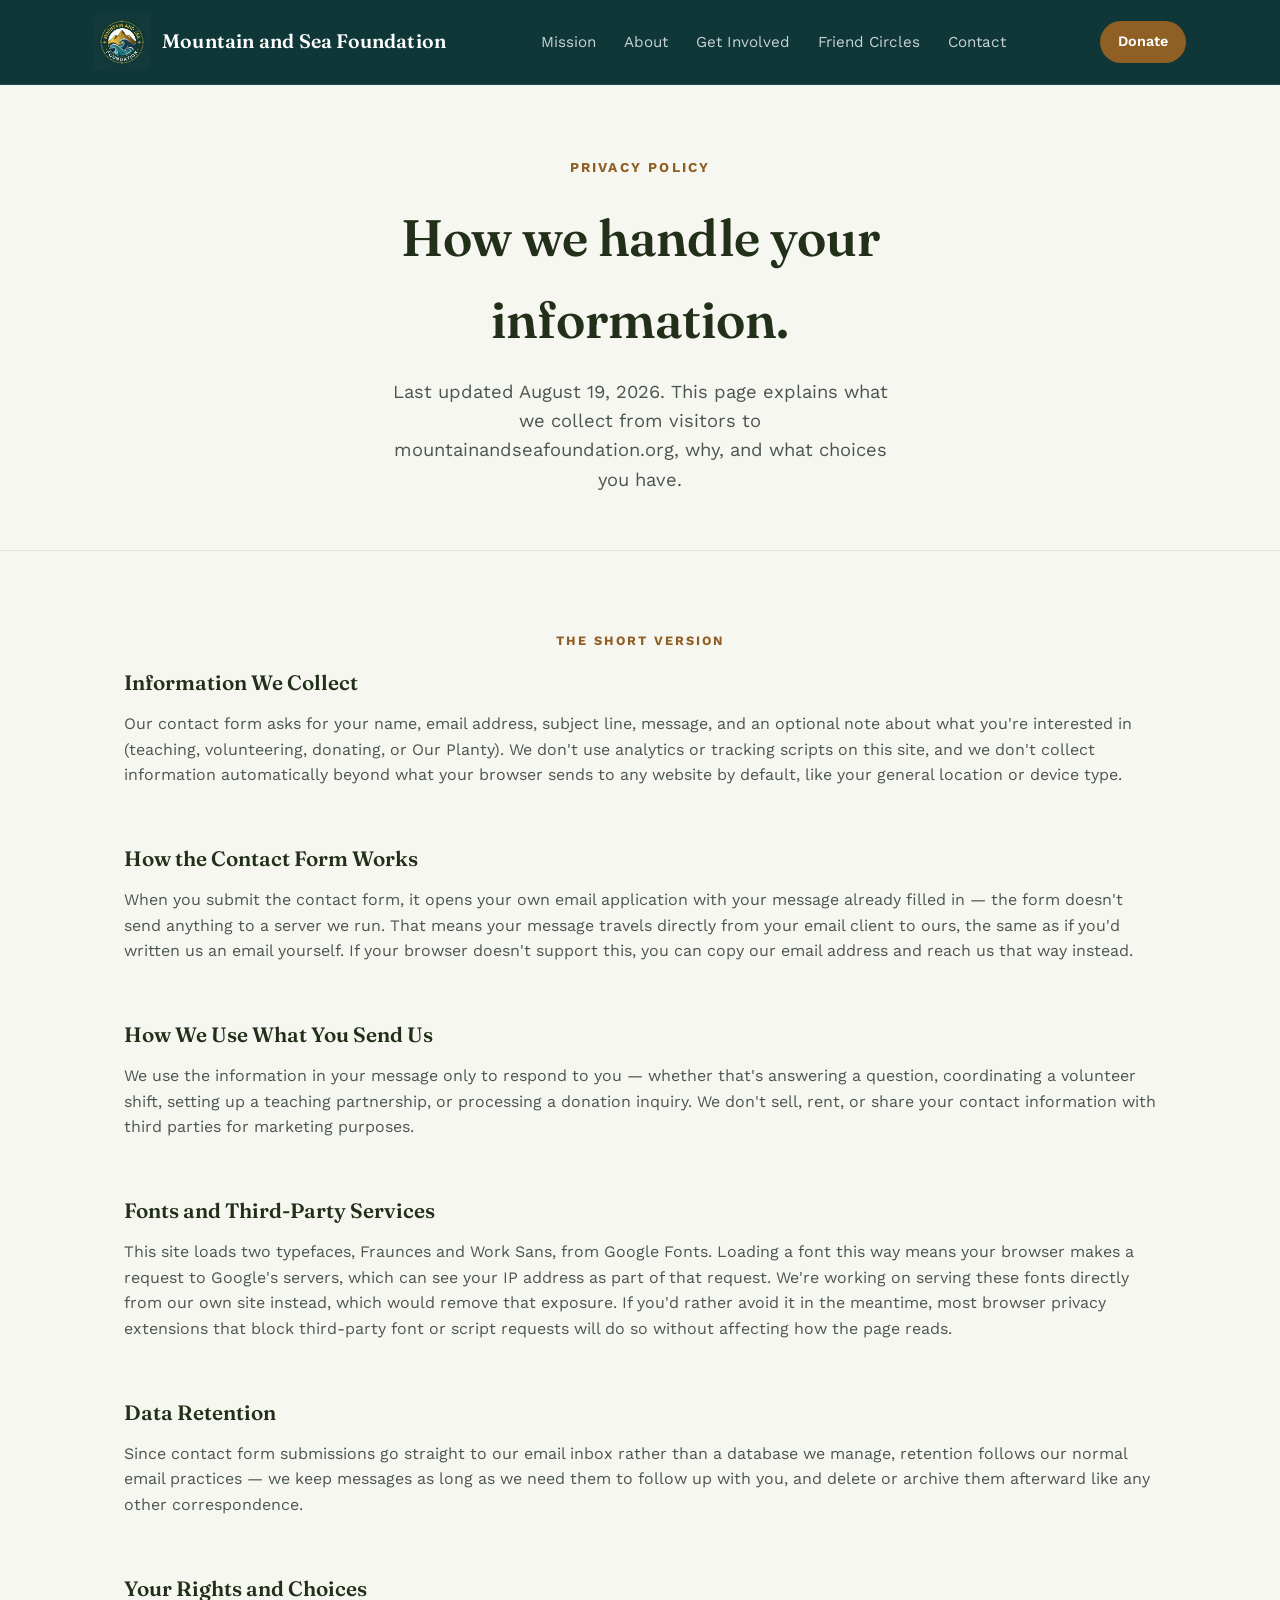
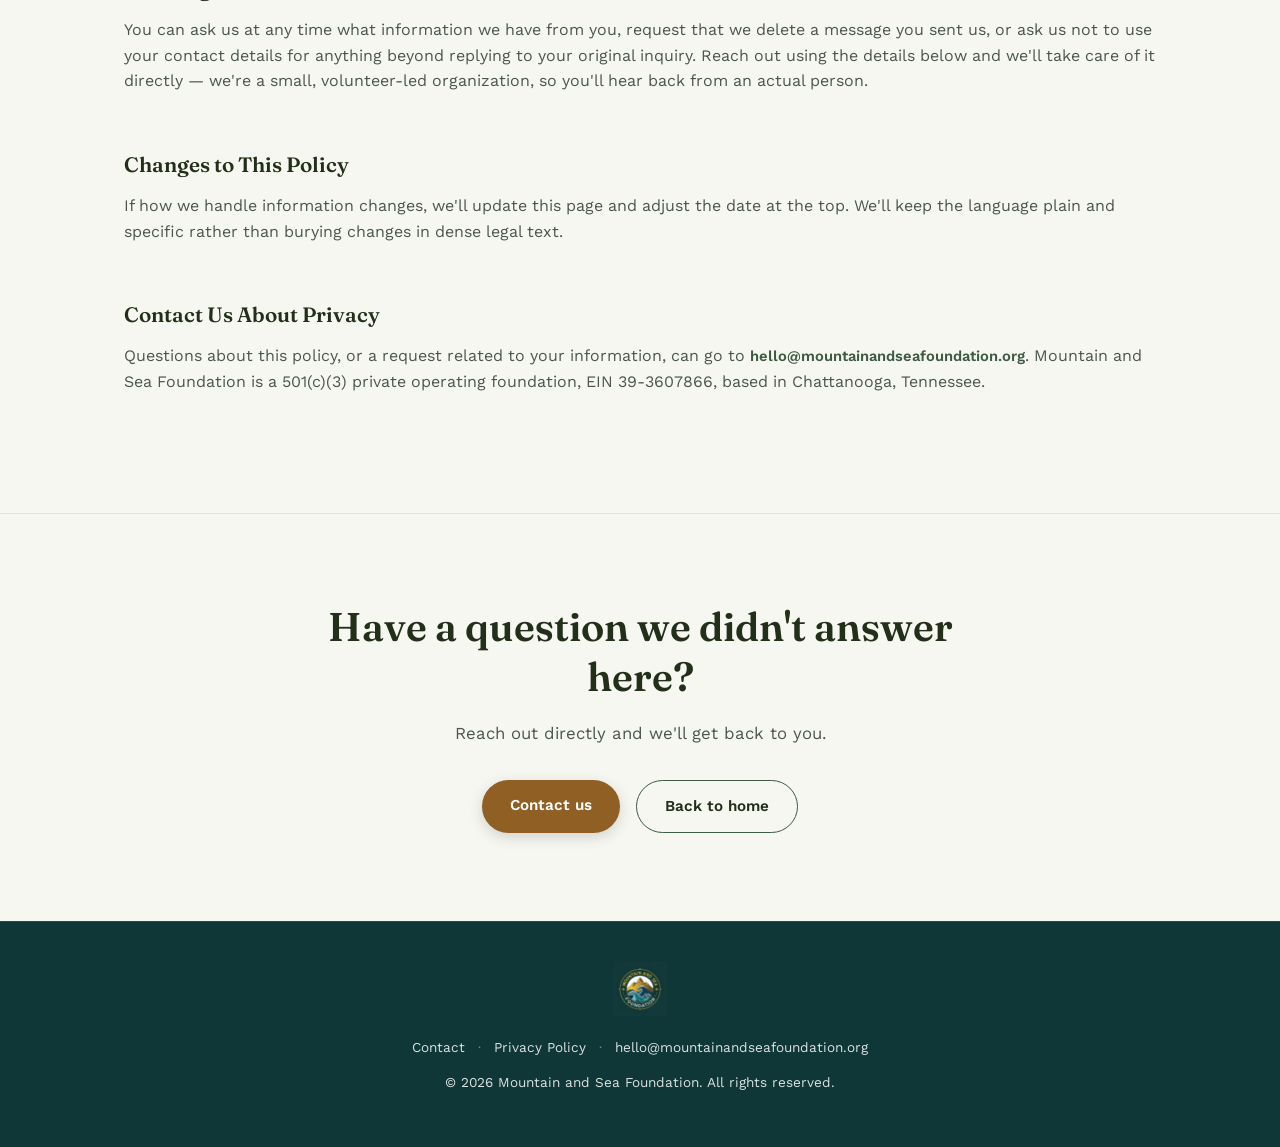
<file: privacy.html>
<!DOCTYPE html>
<html lang="en">
<head>
<meta charset="UTF-8">
<meta name="viewport" content="width=device-width, initial-scale=1.0">
<title>Privacy Policy — Mountain and Sea Foundation</title>
<meta name="description" content="How Mountain and Sea Foundation collects, uses, and protects information from visitors to mountainandseafoundation.org.">
<link rel="icon" type="image/png" href="assets/logo.png">
<link rel="preconnect" href="https://fonts.googleapis.com">
<link rel="preconnect" href="https://fonts.gstatic.com" crossorigin>
<link href="https://fonts.googleapis.com/css2?family=Fraunces:opsz,wght@9..144,400;9..144,500;9..144,600;9..144,700&family=Work+Sans:wght@400;500;600&display=swap" rel="stylesheet">
<link rel="stylesheet" href="style.css">
</head>
<body>

<a href="#main" class="skip-link">Skip to main content</a>

<header class="nav">
  <div class="nav-inner">
    <a href="https://mountainandseafoundation.org" class="nav-brand">
      <img src="assets/logo_hero.png" alt="Mountain and Sea Foundation" class="nav-logo">
      <span>Mountain and Sea Foundation</span>
    </a>
    <button class="nav-toggle" id="nav-toggle" aria-label="Toggle menu" aria-expanded="false" aria-controls="nav-links">
      <span></span><span></span><span></span>
    </button>
    <nav class="nav-links" id="nav-links">
      <a href="index.html#heart">Mission</a>
      <a href="about.html">About</a>
      <a href="index.html#help">Get Involved</a>
      <a href="donor-circles.html">Friend Circles</a>
      <a href="contact.html">Contact</a>
    </nav>
    <a href="contact.html" class="nav-cta">Donate</a>
  </div>
</header>

<main id="main">

  <section class="contact-hero">
    <p class="hero-eyebrow">Privacy Policy</p>
    <h1>How we handle your information.</h1>
    <p class="hero-sub">Last updated August 19, 2026. This page explains what we collect from visitors to mountainandseafoundation.org, why, and what choices you have.</p>
  </section>

  <section class="heart">
    <h2 class="section-eyebrow">The Short Version</h2>
    <div class="about-grid">

      <div class="about-block">
        <h3>Information We Collect</h3>
        <p>Our contact form asks for your name, email address, subject line, message, and an optional note about what you're interested in (teaching, volunteering, donating, or Our Planty). We don't use analytics or tracking scripts on this site, and we don't collect information automatically beyond what your browser sends to any website by default, like your general location or device type.</p>
      </div>

      <div class="about-block">
        <h3>How the Contact Form Works</h3>
        <p>When you submit the contact form, it opens your own email application with your message already filled in — the form doesn't send anything to a server we run. That means your message travels directly from your email client to ours, the same as if you'd written us an email yourself. If your browser doesn't support this, you can copy our email address and reach us that way instead.</p>
      </div>

      <div class="about-block">
        <h3>How We Use What You Send Us</h3>
        <p>We use the information in your message only to respond to you — whether that's answering a question, coordinating a volunteer shift, setting up a teaching partnership, or processing a donation inquiry. We don't sell, rent, or share your contact information with third parties for marketing purposes.</p>
      </div>

      <div class="about-block">
        <h3>Fonts and Third-Party Services</h3>
        <p>This site loads two typefaces, Fraunces and Work Sans, from Google Fonts. Loading a font this way means your browser makes a request to Google's servers, which can see your IP address as part of that request. We're working on serving these fonts directly from our own site instead, which would remove that exposure. If you'd rather avoid it in the meantime, most browser privacy extensions that block third-party font or script requests will do so without affecting how the page reads.</p>
      </div>

      <div class="about-block">
        <h3>Data Retention</h3>
        <p>Since contact form submissions go straight to our email inbox rather than a database we manage, retention follows our normal email practices — we keep messages as long as we need them to follow up with you, and delete or archive them afterward like any other correspondence.</p>
      </div>

      <div class="about-block">
        <h3>Your Rights and Choices</h3>
        <p>You can ask us at any time what information we have from you, request that we delete a message you sent us, or ask us not to use your contact details for anything beyond replying to your original inquiry. Reach out using the details below and we'll take care of it directly — we're a small, volunteer-led organization, so you'll hear back from an actual person.</p>
      </div>

      <div class="about-block">
        <h3>Changes to This Policy</h3>
        <p>If how we handle information changes, we'll update this page and adjust the date at the top. We'll keep the language plain and specific rather than burying changes in dense legal text.</p>
      </div>

      <div class="about-block">
        <h3>Contact Us About Privacy</h3>
        <p>Questions about this policy, or a request related to your information, can go to <a href="mailto:hello@mountainandseafoundation.org" class="support-link">hello@mountainandseafoundation.org</a>. Mountain and Sea Foundation is a 501(c)(3) private operating foundation, EIN 39-3607866, based in Chattanooga, Tennessee.</p>
      </div>

    </div>
  </section>

  <section class="closing">
    <h2>Have a question we didn't answer here?</h2>
    <p>Reach out directly and we'll get back to you.</p>
    <div class="hero-actions">
      <a href="contact.html" class="btn btn-brass">Contact us</a>
      <a href="index.html#top" class="btn btn-ghost">Back to home</a>
    </div>
  </section>

</main>

<footer class="footer">
  <a href="https://mountainandseafoundation.org" aria-label="Mountain and Sea Foundation home" class="footer-logo-link">
    <img src="assets/logo_hero.png" alt="Mountain and Sea Foundation" class="footer-logo">
  </a>
  <p class="footer-links">
    <a href="contact.html">Contact</a>
    <span aria-hidden="true">&middot;</span>
    <a href="privacy.html">Privacy Policy</a>
    <span aria-hidden="true">&middot;</span>
    <a href="mailto:hello@mountainandseafoundation.org">hello@mountainandseafoundation.org</a>
  </p>
  <p>&copy; <span id="year"></span> Mountain and Sea Foundation. All rights reserved.</p>
</footer>

<script src="script.js"></script>
</body>
</html>
</file>
<file: style.css>
:root {
  /* Palette synced with Our Planty brand */
  --forest: #3D5A43;
  --forest-deep: #22301A;
  --ink: #1B2420;
  --steel: #2C332E;
  --brass: #8F5F24; /* darkened from #C98A3E for WCAG AA contrast (~5.5:1 on white, was ~2.9:1) */
  --brass-light: #E0B274; /* unchanged — only used on dark teal surfaces, already ~6.6:1 */
  --bg: #F7F7F2;
  --surface: #FFFFFF;
  --line: rgba(27,36,32,0.09);
  --text-muted: #4B564E;
  --logo-teal: #0F3737;
  --muted-teal: #52706E;
  --logo-gold-tint: #F3E2B0;
  --planty-offwhite: #F0F3F4;

  --font-display: "Fraunces", serif;
  --font-body: "Work Sans", sans-serif;
}

* { box-sizing: border-box; }

html { scroll-behavior: smooth; }

body {
  margin: 0;
  font-family: var(--font-body);
  color: var(--ink);
  background: var(--bg);
  line-height: 1.6;
}

img { max-width: 100%; display: block; }

a { color: inherit; text-decoration: none; }

a:focus-visible, .btn:focus-visible {
  outline: 2px solid var(--brass);
  outline-offset: 3px;
}

/* Links/buttons sitting on the dark teal nav or footer need the lighter
   brass for a visible focus ring (darkened --brass only clears 3:1 on
   light backgrounds, not against --logo-teal). */
.nav a:focus-visible,
.footer a:focus-visible {
  outline-color: var(--brass-light);
}

/* ---------- ACCESSIBILITY UTILITIES ---------- */
.visually-hidden {
  position: absolute;
  width: 1px;
  height: 1px;
  padding: 0;
  margin: -1px;
  overflow: hidden;
  clip: rect(0, 0, 0, 0);
  white-space: nowrap;
  border: 0;
}

.skip-link {
  position: absolute;
  top: -48px;
  left: 8px;
  z-index: 100;
  background: var(--logo-teal);
  color: #fff;
  padding: 10px 18px;
  border-radius: 6px;
  font-weight: 600;
  font-size: 0.9rem;
  transition: top 0.15s ease;
}

.skip-link:focus {
  top: 8px;
}

/* ---------- NAV ---------- */
.nav {
  position: sticky;
  top: 0;
  z-index: 20;
  background: var(--logo-teal);
  border-bottom: 1px solid rgba(255,255,255,0.08);
}

.nav-inner {
  max-width: 1140px;
  margin: 0 auto;
  padding: 14px 24px;
  display: flex;
  align-items: center;
  justify-content: space-between;
  gap: 24px;
  position: relative;
}

.nav-toggle {
  display: none;
  flex-direction: column;
  justify-content: center;
  gap: 5px;
  width: 34px;
  height: 34px;
  background: transparent;
  border: none;
  cursor: pointer;
  padding: 0;
  flex-shrink: 0;
}

.nav-toggle span {
  display: block;
  width: 100%;
  height: 2px;
  background: #fff;
  border-radius: 2px;
  transition: transform 0.15s ease, opacity 0.15s ease;
}

.nav-toggle[aria-expanded="true"] span:nth-child(1) { transform: translateY(7px) rotate(45deg); }
.nav-toggle[aria-expanded="true"] span:nth-child(2) { opacity: 0; }
.nav-toggle[aria-expanded="true"] span:nth-child(3) { transform: translateY(-7px) rotate(-45deg); }

.nav-brand {
  display: flex;
  align-items: center;
  gap: 12px;
  color: #fff;
  font-family: var(--font-display);
  font-weight: 600;
  font-size: 1.22rem;
  letter-spacing: 0.01em;
}

.nav-logo {
  width: 56px;
  height: 56px;
  border-radius: 0;
  flex-shrink: 0;
}

.nav-links {
  display: flex;
  gap: 28px;
  font-size: 0.95rem;
}

.nav-links a {
  color: rgba(255,255,255,0.78);
  transition: color 0.15s ease;
}

.nav-links a:hover { color: var(--brass-light); }

.nav-cta {
  background: var(--brass);
  color: #fff;
  padding: 9px 18px;
  border-radius: 999px;
  font-weight: 600;
  font-size: 0.9rem;
  white-space: nowrap;
  transition: background 0.15s ease;
}

.nav-cta:hover { background: var(--forest); }

/* ---------- HERO ---------- */
.hero {
  background: var(--bg);
  border-bottom: 1px solid var(--line);
  color: var(--ink);
  text-align: center;
  padding: 76px 24px 88px;
}

.hero-eyebrow {
  font-size: 0.85rem;
  letter-spacing: 0.16em;
  text-transform: uppercase;
  color: var(--brass);
  font-weight: 700;
  margin: 0 0 18px;
}

.hero h1 {
  font-family: var(--font-display);
  font-weight: 600;
  font-size: clamp(2.6rem, 5.6vw, 4.2rem);
  line-height: 1.12;
  margin: 0 auto 24px;
  max-width: 820px;
  color: var(--forest-deep);
}

.hero-sub {
  max-width: 600px;
  margin: 0 auto 36px;
  color: var(--text-muted);
  font-size: 1.15rem;
}

.hero-actions {
  display: flex;
  gap: 16px;
  justify-content: center;
  flex-wrap: wrap;
}

.btn {
  display: inline-block;
  padding: 13px 28px;
  border-radius: 999px;
  font-weight: 600;
  font-size: 0.95rem;
  transition: transform 0.15s ease, background 0.15s ease, border-color 0.15s ease, color 0.15s ease;
}

.btn:hover { transform: translateY(-1px); }

.btn-brass {
  background: var(--brass);
  color: #fff;
  box-shadow: 0 4px 14px rgba(34,48,26,0.18);
}
.btn-brass:hover { background: var(--forest); }

.btn-ghost {
  border: 1px solid var(--forest);
  color: var(--forest-deep);
}
.btn-ghost:hover { background: var(--forest); color: #fff; }

.btn-ghost-dark {
  border: 1px solid rgba(255,255,255,0.55);
  color: #fff;
}
.btn-ghost-dark:hover { background: rgba(255,255,255,0.15); }

/* ---------- THE HEART OF OUR FOUNDATION ---------- */
.heart {
  max-width: 1080px;
  margin: 0 auto;
  padding: 80px 24px 40px;
}

.section-eyebrow {
  font-size: 0.8rem;
  letter-spacing: 0.16em;
  text-transform: uppercase;
  color: var(--brass);
  margin: 0 0 14px;
  font-weight: 700;
  text-align: center;
}

.about-grid {
  display: grid;
  grid-template-columns: 1fr;
  gap: 40px;
  margin-bottom: 64px;
}

.about-block h3 {
  font-family: var(--font-display);
  font-weight: 600;
  font-size: 1.3rem;
  margin: 0 0 12px;
  color: var(--forest-deep);
}

.about-block p {
  margin: 0 0 14px;
  color: var(--text-muted);
  font-size: 1rem;
}

.mv-heading {
  font-family: var(--font-body);
  font-weight: 700;
  font-size: 0.8rem;
  letter-spacing: 0.16em;
  text-transform: uppercase;
  margin: 0 0 14px;
  color: var(--brass);
  text-align: center;
}

.mv-grid {
  display: grid;
  grid-template-columns: 1fr;
  gap: 24px;
  text-align: left;
}

.mv-card {
  background: var(--surface);
  border: 1px solid var(--line);
  border-radius: 16px;
  padding: 32px 30px;
}

.mv-card h3 {
  font-family: var(--font-display);
  font-weight: 600;
  font-size: 1.2rem;
  margin: 0 0 12px;
  color: var(--forest-deep);
}

.mv-card p {
  margin: 0;
  color: var(--text-muted);
  font-size: 1rem;
}

/* ---------- WAYS TO HELP ---------- */
.programs {
  max-width: 1080px;
  margin: 0 auto;
  padding: 40px 24px 88px;
  text-align: center;
}

.programs h2 {
  font-family: var(--font-display);
  font-weight: 600;
  font-size: clamp(1.7rem, 3.2vw, 2.2rem);
  margin: 0 0 44px;
  color: var(--forest-deep);
}

.support-grid {
  display: grid;
  grid-template-columns: 1fr;
  gap: 24px;
  text-align: left;
}

.support-card {
  background: var(--surface);
  border: 1px solid var(--line);
  border-radius: 16px;
  padding: 30px 26px;
  display: flex;
  flex-direction: column;
}

.support-card h3 {
  font-family: var(--font-display);
  font-weight: 600;
  font-size: 1.15rem;
  margin: 0;
  color: var(--forest-deep);
}

.support-card p {
  margin: 14px 0 18px;
  color: var(--text-muted);
  font-size: 0.96rem;
  flex-grow: 1;
}

.support-link {
  color: var(--forest);
  font-weight: 600;
  font-size: 0.92rem;
  transition: color 0.15s ease;
}

.support-link:hover { color: var(--brass); }

.support-card-head {
  display: flex;
  align-items: center;
  gap: 14px;
  margin-bottom: 4px;
  text-decoration: none;
  color: inherit;
}

.support-card-head:hover h3 { color: var(--brass); }

.planty-mark {
  width: 40px;
  height: 40px;
  flex-shrink: 0;
}

.planty-wordmark {
  display: block;
  font-size: 0.72rem;
  font-weight: 600;
  letter-spacing: 0.06em;
  text-transform: uppercase;
  color: var(--brass);
  margin-bottom: 2px;
}

/* ---------- CLOSING (merged hero + CTA) ---------- */
.closing {
  background: var(--bg);
  border-top: 1px solid var(--line);
  color: var(--ink);
  text-align: center;
  padding: 88px 24px;
}

.closing h2 {
  font-family: var(--font-display);
  font-weight: 600;
  font-size: clamp(1.7rem, 3.6vw, 2.5rem);
  max-width: 700px;
  margin: 0 auto 18px;
  line-height: 1.25;
  color: var(--forest-deep);
}

.closing p {
  max-width: 540px;
  margin: 0 auto 34px;
  color: var(--text-muted);
  font-size: 1.05rem;
}

/* ---------- FOOTER ---------- */
.footer {
  background: var(--logo-teal);
  color: rgba(255,255,255,0.85);
  text-align: center;
  padding: 40px 24px;
  font-size: 0.85rem;
  border-top: 1px solid rgba(255,255,255,0.1);
}

.footer-logo-link {
  display: inline-block;
  margin-bottom: 14px;
}

.footer-logo {
  width: 54px;
  height: 54px;
  margin: 0 auto;
  border-radius: 0;
}

/* ---------- RESPONSIVE ---------- */
@media (max-width: 720px) {
  .nav-toggle { display: flex; }
  .tier-badge-icon { width: 124px; height: 124px; }
  .apex-badge-icon { width: 154px; height: 154px; }
  .nav-links {
    display: none;
    position: absolute;
    top: 100%;
    left: 0;
    right: 0;
    background: var(--logo-teal);
    flex-direction: column;
    gap: 0;
    padding: 4px 24px 12px;
    border-bottom: 1px solid rgba(255,255,255,0.1);
  }
  .nav-links.open { display: flex; }
  .nav-links a {
    padding: 13px 0;
    border-top: 1px solid rgba(255,255,255,0.1);
  }
  .nav-links a:first-child { border-top: none; }
  .nav-logo { width: 42px; height: 42px; }
  .nav-brand span { font-size: 0.98rem; }
}

/* ---------- REDUCED MOTION ---------- */
@media (prefers-reduced-motion: reduce) {
  html { scroll-behavior: auto; }
  .btn:hover { transform: none; }
}

/* ---------- CONTACT PAGE ---------- */
.contact-hero {
  background: var(--bg);
  border-bottom: 1px solid var(--line);
  text-align: center;
  padding: 72px 24px 56px;
}

.contact-hero h1 {
  font-family: var(--font-display);
  font-weight: 600;
  font-size: clamp(2.2rem, 4.6vw, 3.2rem);
  color: var(--forest-deep);
  margin: 0 auto 16px;
  max-width: 640px;
}

.contact-hero .hero-sub {
  color: var(--text-muted);
  max-width: 520px;
  margin: 0 auto;
}

.contact-body {
  max-width: 1080px;
  margin: 0 auto;
  padding: 64px 24px 96px;
}

.contact-grid {
  display: grid;
  grid-template-columns: 1.3fr 1fr;
  gap: 40px;
  align-items: start;
}

.contact-form {
  background: var(--surface);
  border: 1px solid var(--line);
  border-radius: 16px;
  padding: 32px;
  display: flex;
  flex-direction: column;
  gap: 20px;
}

.form-row {
  display: flex;
  flex-direction: column;
  gap: 8px;
  text-align: left;
}

.form-row label {
  font-size: 0.88rem;
  font-weight: 600;
  color: var(--forest-deep);
}

.form-row input,
.form-row textarea,
.form-row select {
  width: 100%;
  box-sizing: border-box;
  font-family: var(--font-body);
  font-size: 1rem;
  padding: 11px 14px;
  border: 1px solid var(--line);
  border-radius: 8px;
  background: var(--bg);
  color: var(--ink);
  resize: vertical;
}

.form-row input:focus,
.form-row textarea:focus,
.form-row select:focus {
  outline: 2px solid var(--brass);
  outline-offset: 1px;
}

.contact-form .btn {
  align-self: flex-start;
  border: none;
  cursor: pointer;
  font-family: var(--font-body);
}

.form-note {
  margin: 0;
  font-size: 0.82rem;
  color: var(--text-muted);
}

.email-fallback {
  display: flex;
  align-items: center;
  justify-content: space-between;
  gap: 12px;
  background: var(--bg);
  border: 1px solid var(--line);
  border-radius: 8px;
  padding: 10px 14px;
}

.email-fallback code {
  font-family: var(--font-body);
  font-size: 0.92rem;
  color: var(--ink);
  word-break: break-all;
}

.copy-btn {
  flex-shrink: 0;
  font-family: var(--font-body);
  font-size: 0.82rem;
  font-weight: 600;
  color: var(--forest);
  background: transparent;
  border: 1px solid var(--forest);
  border-radius: 999px;
  padding: 6px 14px;
  cursor: pointer;
  transition: background 0.15s ease, color 0.15s ease;
}

.copy-btn:hover {
  background: var(--forest);
  color: #fff;
}

.contact-info {
  background: var(--surface);
  border: 1px solid var(--line);
  border-radius: 16px;
  padding: 32px;
  text-align: left;
}

.contact-info h3 {
  font-family: var(--font-display);
  font-weight: 600;
  font-size: 1.1rem;
  margin: 0 0 10px;
  color: var(--forest-deep);
}

.contact-info-secondary {
  margin-top: 28px !important;
}

.contact-info p {
  margin: 0 0 14px;
  color: var(--text-muted);
  font-size: 0.96rem;
}

.contact-info address {
  font-style: normal;
  margin: 0 0 14px;
  color: var(--text-muted);
  font-size: 0.96rem;
  line-height: 1.5;
}

.contact-email {
  display: inline-block;
  font-family: var(--font-display);
  font-weight: 600;
  font-size: 1.1rem;
  color: var(--brass);
  word-break: break-word;
}

.contact-email:hover { color: var(--forest); }

.contact-links-list {
  list-style: none;
  margin: 14px 0 0;
  padding: 0;
  display: flex;
  flex-direction: column;
  gap: 10px;
}

.contact-links-list a {
  color: var(--forest);
  font-weight: 600;
  font-size: 0.95rem;
}

.contact-links-list a:hover { color: var(--brass); }

/* ---------- FOOTER LINKS ---------- */
.footer-links {
  margin: 0 0 8px;
  font-size: 0.85rem;
}

.footer-links a {
  color: rgba(255,255,255,0.85);
}

.footer-links a:hover { color: var(--brass-light); }

.footer-links span {
  margin: 0 8px;
  color: rgba(255,255,255,0.4);
}

@media (max-width: 720px) {
  .contact-grid { grid-template-columns: 1fr; }
  .contact-form,
  .contact-info { padding: 24px 20px; }
  .contact-hero { padding: 56px 20px 40px; }
}

/* ---------- DONOR CIRCLES HERO ---------- */
.circles-hero {
  background: var(--bg);
  border-bottom: 1px solid var(--line);
  text-align: center;
  padding: 72px 24px 56px;
}

.circles-hero h1 {
  font-family: var(--font-display);
  font-weight: 600;
  font-size: clamp(2.9rem, 6vw, 4.6rem);
  line-height: 1.12;
  margin: 0 auto 20px;
  max-width: 780px;
  color: var(--forest-deep);
}

.circles-hero p {
  max-width: 640px;
  margin: 0 auto;
  color: var(--text-muted);
  font-size: 1.25rem;
}

.circles-hero-note {
  margin: 18px auto 0 !important;
  max-width: 660px;
  font-size: 1rem !important;
  color: var(--forest) !important;
  font-weight: 500;
}

/* ---------- CLUB COLUMNS ---------- */
.clubs {
  max-width: 1080px;
  margin: 0 auto;
  padding: 64px 24px 32px;
}

.club-columns {
  display: grid;
  grid-template-columns: 1fr;
  gap: 28px;
}

.club-panel {
  background: var(--surface);
  border: 1px solid var(--line);
  border-radius: 20px;
  padding: 32px 28px;
}

.club-panel.mountain { --club-accent: var(--forest); }
.club-panel.sea { --club-accent: var(--logo-teal); }

.club-head {
  display: flex;
  align-items: center;
  gap: 14px;
  margin-bottom: 8px;
}

.club-icon {
  width: 38px;
  height: 38px;
  flex-shrink: 0;
}

.club-name {
  font-family: var(--font-display);
  font-weight: 600;
  font-size: 1.9rem;
  color: var(--forest-deep);
  margin: 0;
}

.club-tagline {
  color: var(--text-muted);
  font-size: 1.12rem;
  margin: 0 0 26px;
}

.circle-tier {
  display: flex;
  flex-direction: column;
  align-items: center;
  text-align: center;
  gap: 10px;
  padding: 32px 0;
  border-top: 1px solid var(--line);
}

.club-panel .circle-tier:first-of-type { border-top: none; padding-top: 0; }

.circle-tier-name {
  font-family: var(--font-display);
  font-weight: 600;
  font-size: 1.35rem;
  color: var(--ink);
}

.tier-badge-wrap {
  display: flex;
  justify-content: center;
  margin: 2px 0;
}

.tier-badge-icon {
  width: 160px;
  height: 160px;
  flex-shrink: 0;
}

.circle-tier-price {
  display: flex;
  align-items: baseline;
  justify-content: center;
  gap: 8px;
  font-weight: 600;
  font-size: 1.2rem;
  color: var(--club-accent, var(--forest));
  white-space: nowrap;
}

.price-option { white-space: nowrap; }

.price-unit {
  font-weight: 500;
  font-size: 0.9rem;
  opacity: 0.85;
}

.price-or {
  font-family: var(--font-body);
  font-weight: 500;
  font-size: 0.85rem;
  text-transform: uppercase;
  letter-spacing: 0.04em;
  color: var(--text-muted);
}

.circle-tier-perk {
  max-width: 320px;
  color: var(--text-muted);
  font-size: 1.05rem;
  margin: 0;
}

.club-join-btn {
  display: block;
  width: fit-content;
  margin: 24px auto 0;
}

/* ---------- CHAMPION TIER ---------- */
.champion {
  max-width: 1080px;
  margin: 8px auto 0;
  padding: 0 24px 72px;
}

.champion-card {
  background: var(--logo-teal);
  border-radius: 20px;
  padding: 40px 36px;
  color: #fff;
  text-align: center;
}

.champion-eyebrow {
  font-size: 0.88rem;
  letter-spacing: 0.16em;
  text-transform: uppercase;
  color: var(--brass-light);
  font-weight: 700;
  margin: 0 0 14px;
}

.apex-badge-icon {
  width: 200px;
  height: 200px;
  margin: 0 auto 18px;
  display: block;
}

.champion-card h2 {
  font-family: var(--font-display);
  font-weight: 600;
  font-size: clamp(1.7rem, 3.6vw, 2.5rem);
  margin: 0 0 10px;
}

.champion-price {
  font-family: var(--font-display);
  font-weight: 600;
  font-size: 1.45rem;
  color: var(--brass-light);
  margin: 0 0 20px;
}

.champion-price .price-or {
  color: rgba(255,255,255,0.65);
}

.champion-card p.champion-desc {
  max-width: 580px;
  margin: 0 auto 26px;
  color: rgba(255,255,255,0.85);
  font-size: 1.15rem;
}

.champion-perks {
  list-style: none;
  margin: 0 auto;
  padding: 0;
  max-width: 520px;
  display: grid;
  grid-template-columns: 1fr;
  gap: 10px;
  text-align: left;
}

.champion-perks li {
  font-size: 1.08rem;
  color: rgba(255,255,255,0.9);
  padding-left: 22px;
  position: relative;
}

.champion-perks li::before {
  content: "";
  position: absolute;
  left: 0;
  top: 0.55em;
  width: 8px;
  height: 8px;
  border-radius: 50%;
  background: var(--brass-light);
}

.champion-cta {
  margin-top: 28px;
}

/* ---------- FUND NOTE ---------- */
.fund-note {
  max-width: 780px;
  margin: 8px auto 72px;
  background: var(--planty-offwhite);
  border-radius: 14px;
  padding: 26px 28px;
  text-align: center;
}

@media (max-width: 780px) {
  .fund-note { margin-left: 24px; margin-right: 24px; }
}

.fund-note p {
  margin: 0;
  color: var(--text-muted);
  font-size: 1.15rem;
}

.fund-note strong { color: var(--forest-deep); }

@media (min-width: 860px) {
  .champion-perks { grid-template-columns: 1fr 1fr; }
  .club-columns { grid-template-columns: 1fr 1fr; }
}
</file>
